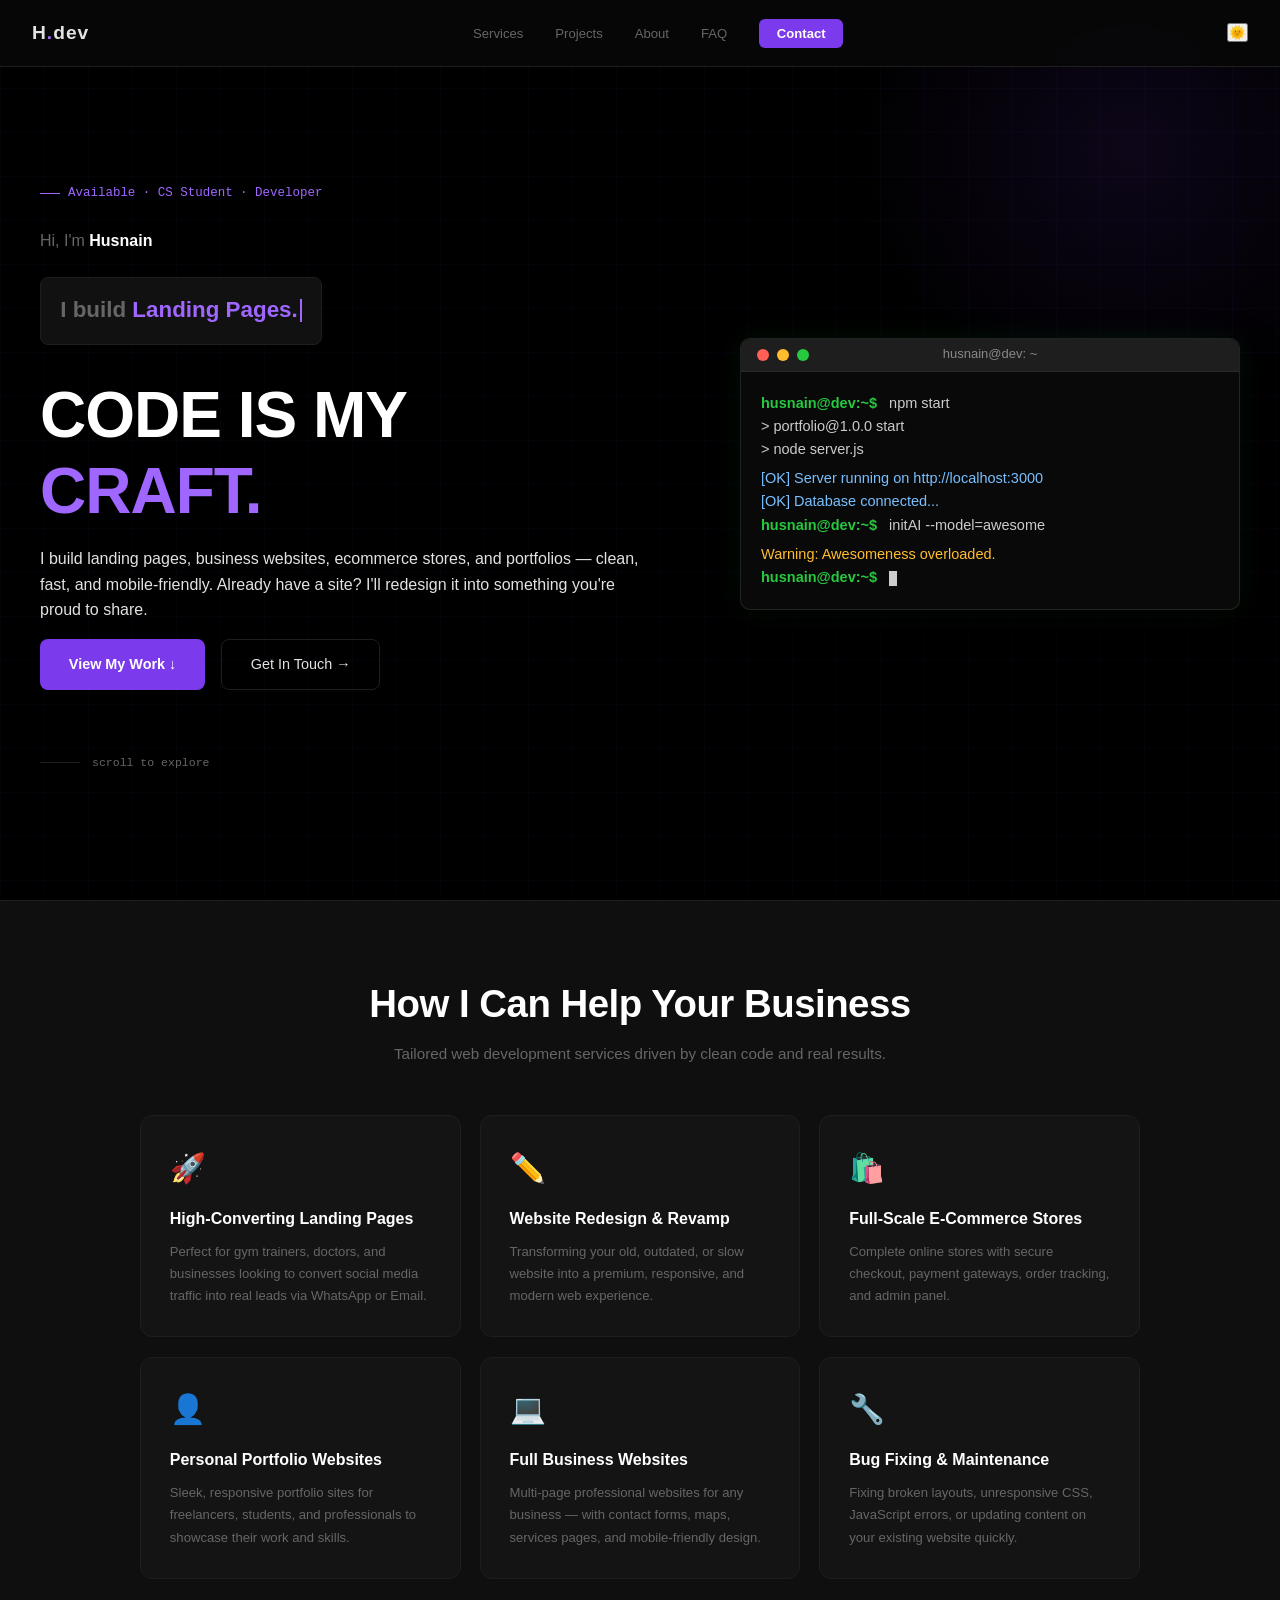
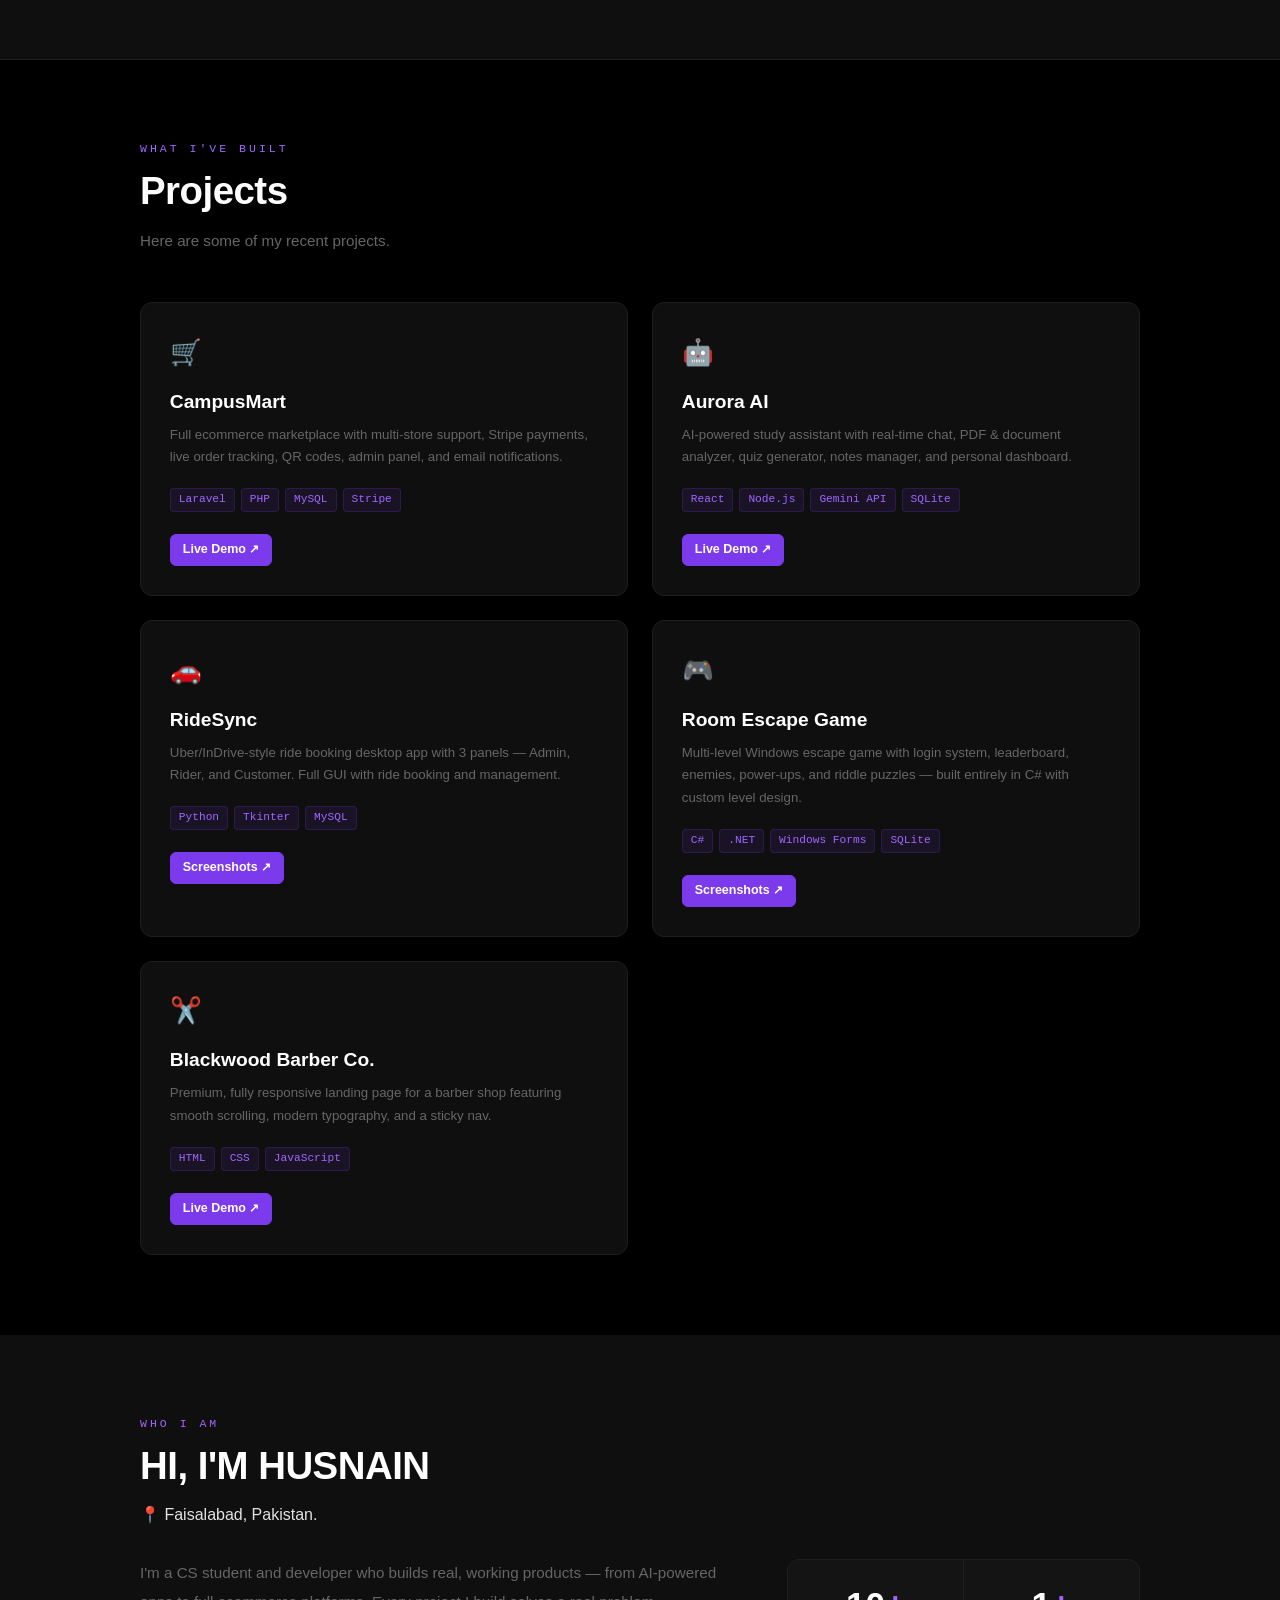
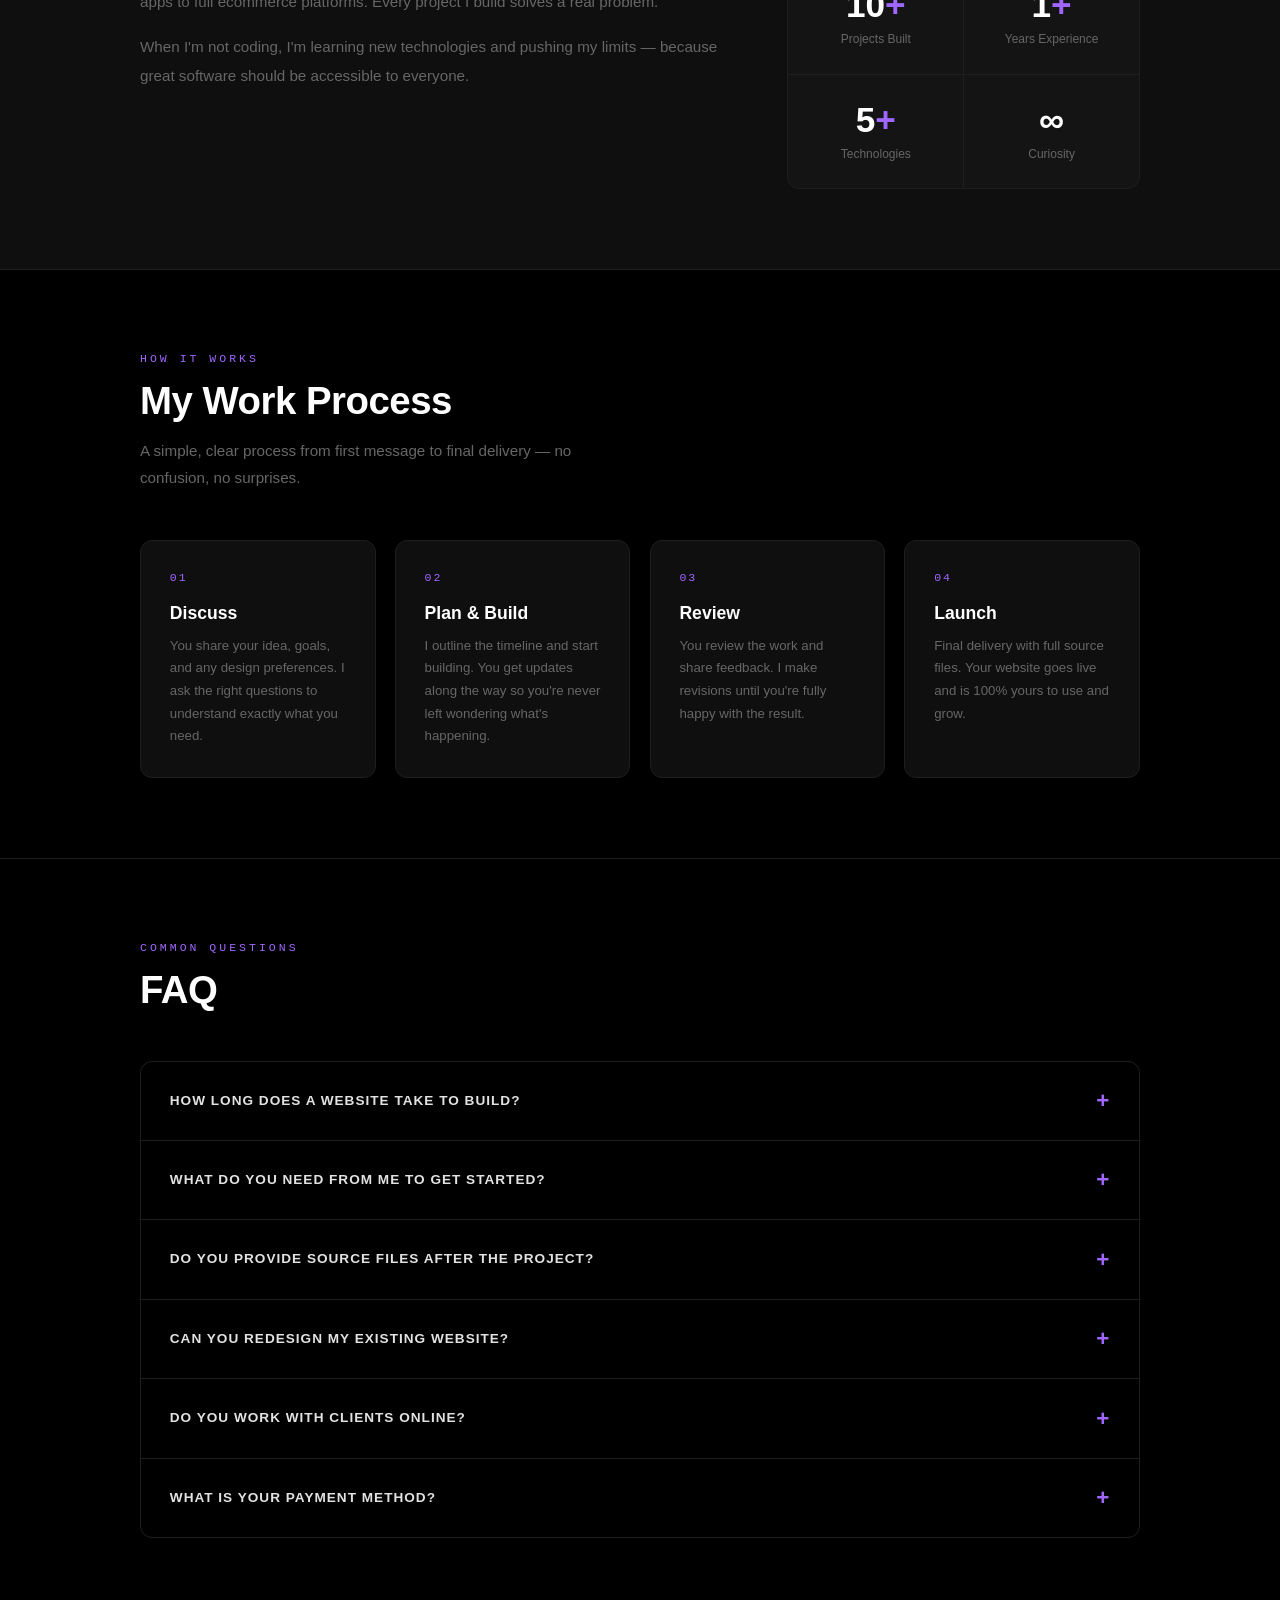
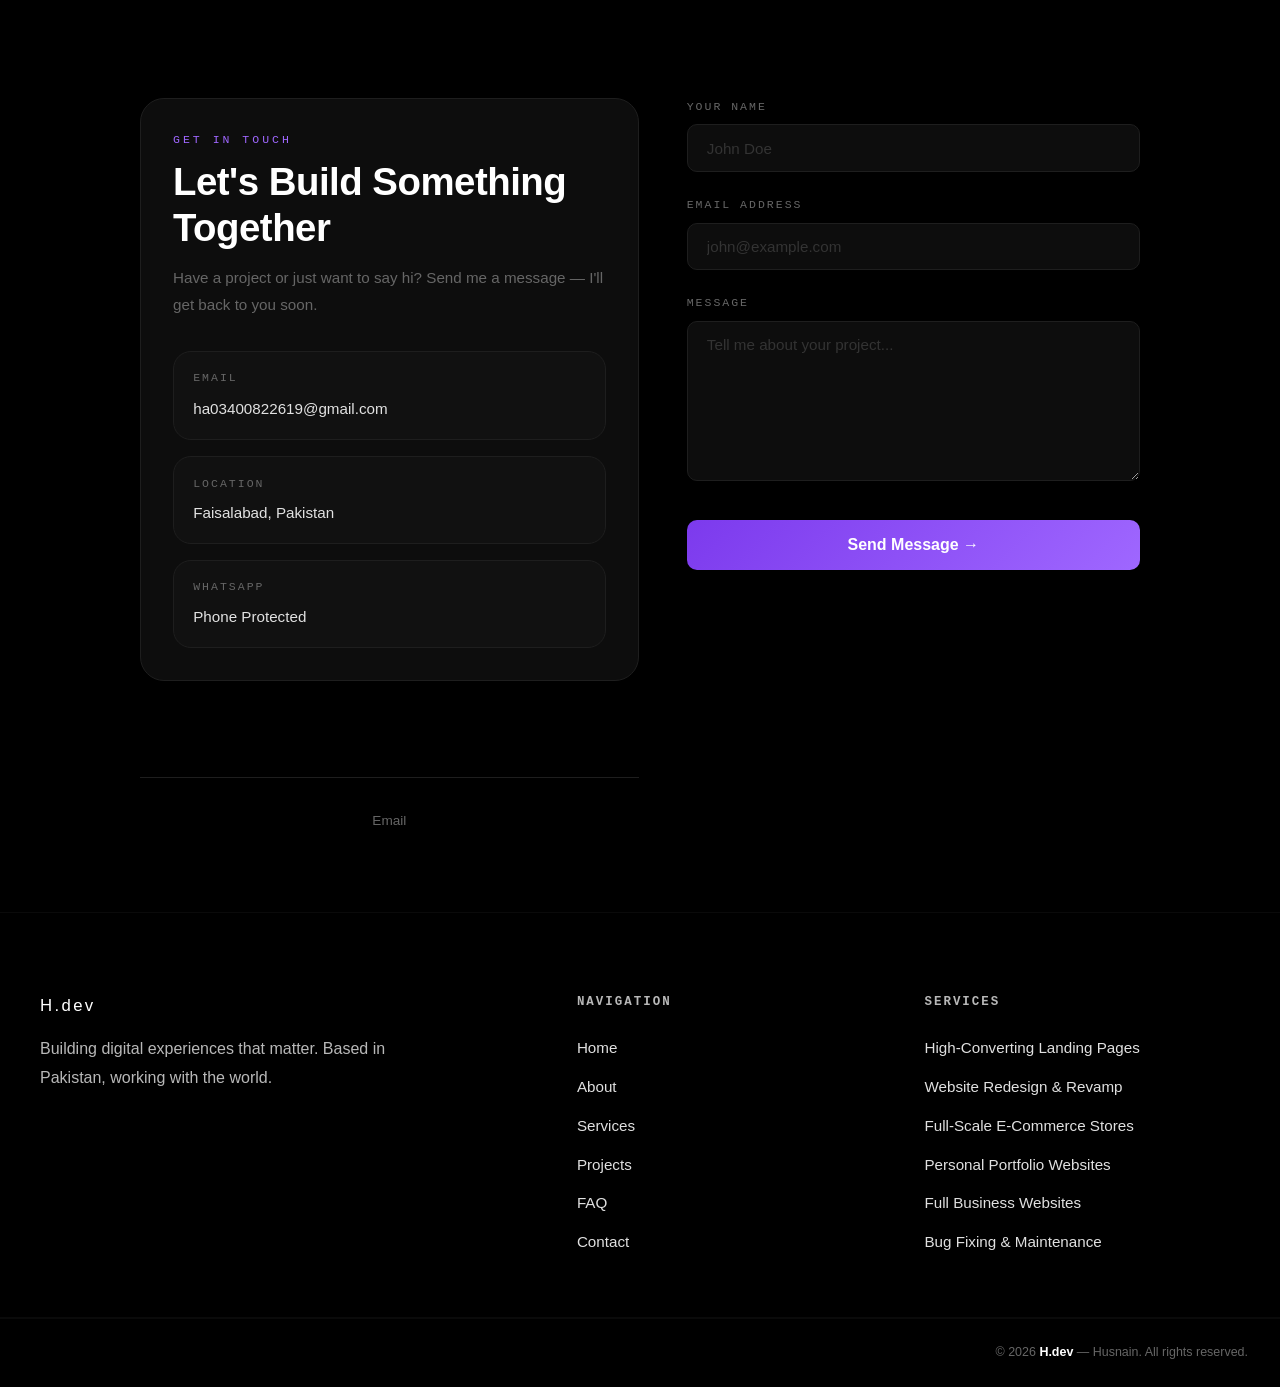
<file: portfolio2/index.html>
<!DOCTYPE html>
<html lang="en">

<head>
  <meta charset="UTF-8" />
  <meta name="viewport" content="width=device-width, initial-scale=1.0" />
  <meta name="description"
    content="Husnain — Web developer from Faisalabad, Pakistan. I build landing pages, business websites, ecommerce stores, and portfolios. Available for freelance projects." />
  <meta name="keywords" content="Husnain, Web Developer, Web Designer, Frontend Developer, Pakistan, Freelance Web Developer, HTML, CSS, JavaScript" />
  <meta name="author" content="Husnain" />
  <meta name="robots" content="index, follow" />
  
  <meta property="og:title" content="Husnain — Web Developer & AI Enthusiast" />
  <meta property="og:description"
    content="I build clean, fast, mobile-friendly websites for businesses. Landing pages, ecommerce, redesigns & more." />
  <meta property="og:type" content="website" />
  <meta property="og:url" content="https://portfolio-husnaindev.vercel.app/" />
  
  <meta name="twitter:card" content="summary" />
  <meta name="twitter:title" content="Husnain — Web Developer" />
  <meta name="twitter:description" content="I build clean, fast, mobile-friendly websites for businesses." />

  <title>Husnain — Web Developer & AI Enthusiast</title>
  <meta http-equiv="Content-Security-Policy" content="default-src 'self'; script-src 'self' 'unsafe-inline' https://unpkg.com; style-src 'self' 'unsafe-inline' https://fonts.googleapis.com https://unpkg.com; img-src 'self' data:; font-src 'self' https://fonts.gstatic.com; connect-src 'self' https://api.web3forms.com;"/>
  <link rel="preload" href="https://fonts.googleapis.com/css2?family=Syne:wght@400;600;700;800&family=Inter:wght@400;500;600&family=JetBrains+Mono:wght@400;500&display=swap" as="style" onload="this.rel='stylesheet'">
  <script type="application/ld+json">
  {
    "@context": "https://schema.org",
    "@type": "Person",
    "name": "Husnain",
    "jobTitle": "Web Developer",
    "url": "https://portfolio-husnaindev.vercel.app/"
  }
  </script>
  <link rel="icon" type="image/svg+xml"
    href="data:image/svg+xml,%3Csvg xmlns='http://www.w3.org/2000/svg' viewBox='0 0 32 32'%3E%3Crect width='32' height='32' rx='6' fill='%23000'/%3E%3Ctext x='16' y='22' font-family='Arial' font-size='14' font-weight='bold' fill='%239F67FF' text-anchor='middle'%3EH%3C/text%3E%3C/svg%3E" />

  <!-- Google Fonts -->
  <link rel="preconnect" href="https://fonts.googleapis.com" />
  <link
    href="https://fonts.googleapis.com/css2?family=Syne:wght@400;600;700;800&family=Inter:wght@400;500;600&family=JetBrains+Mono:wght@400;500&display=swap"
    rel="stylesheet" />

  <!-- AOS Scroll Animation Library CSS -->
  <link rel="stylesheet" href="https://unpkg.com/aos@2.3.4/dist/aos.css" />

  <!--
    Apni CSS file link kar rahe hain
    href="style.css" matlab same folder mein style.css file
  -->
  <link rel="stylesheet" href="style.css" />

</head>

<body>

  <!-- ─── NAVIGATION ─────────────────────── -->
  <header>
  <nav>
    <div class="nav-logo">H<span>.</span>dev</div>

    <ul class="nav-links" id="navLinks">
      <li><a href="#services">Services</a></li>
      <li><a href="#projects">Projects</a></li>
      <li><a href="#about">About</a></li>
      <li><a href="#faq">FAQ</a></li>
      <li><a href="#contact" class="nav-cta">Contact</a></li>
    </ul>

    <div class="hamburger" id="hamburger" aria-controls="navLinks" aria-expanded="false" aria-label="Menu">
      <span></span>
      <span></span>
      <span></span>
    </div>

    <button id="lightToggle" class="light-toggle" aria-label="Toggle light mode">🌞</button>
  </nav>
</header>

  <!-- ─── HERO ────────────────────────────── -->
  <section class="hero" id="home">
    <div class="hero-grid"></div>
    <div class="hero-glow"></div>

    <div class="hero-container">
      <div class="hero-content">

      <!-- Tag ab neeche se upar aa gaya -->
      <div class="hero-tag">Available · CS Student · Developer</div>

      <p class="hero-intro">Hi, I'm <strong>Husnain</strong></p>

      <div class="hero-typing-box">
        I build <span class="typed-word" id="typedWord"></span><span class="cursor"></span>
      </div>
      <!-- Bold statement — naam nahi -->
      <h1 class="hero-name">
        CODE IS MY<br>
        <span style="color: var(--accent2);">CRAFT.</span>
      </h1>

      <p class="hero-sub">
        I build landing pages, business websites,
        ecommerce stores, and portfolios —
        clean, fast, and mobile-friendly.
        Already have a site? I'll redesign it
        into something you're proud to share.
      </p>
      <div class="hero-btns">
        <a href="#projects" class="btn-primary">View My Work ↓</a>
        <a href="#contact" class="btn-outline">Get In Touch →</a>
      </div>

      <div class="hero-scroll">
        <div class="scroll-line"></div>
        scroll to explore
      </div>
    </div>

    <!-- Right Side Hacker Terminal -->
    <div class="hero-terminal" data-aos="fade-left" data-aos-delay="200">
      <div class="term-header">
        <span class="term-btn close"></span>
        <span class="term-btn min"></span>
        <span class="term-btn max"></span>
        <div class="term-title">husnain@dev: ~</div>
      </div>
      <div class="term-body">
        <div class="term-line">
          <span class="prompt">husnain@dev:~$</span> <span class="typing-cmd">npm start</span>
        </div>
        <div class="term-output delay-1">
          > portfolio@1.0.0 start<br>
          > node server.js
        </div>
        <div class="term-output delay-2 success">
          [OK] Server running on http://localhost:3000<br>
          [OK] Database connected...
        </div>
        <div class="term-line delay-3">
          <span class="prompt">husnain@dev:~$</span> <span class="typing-cmd-2">initAI --model=awesome</span>
        </div>
        <div class="term-output delay-4 warning">
          Warning: Awesomeness overloaded.
        </div>
        <div class="term-line delay-5">
          <span class="prompt">husnain@dev:~$</span> <span class="cursor-term"></span>
        </div>
      </div>
    </div>
  </div>
  </section>

  <div class="divider"></div>

  <!-- ─── SERVICES ──────────────────────────── -->
  <section class="services-section" id="services">
    <div class="container">
      <div style="text-align:center; margin-bottom: 3rem;">
        <h2 class="sec-title">How I Can Help Your Business</h2>
        <p class="sec-sub" style="margin: 0 auto">
          Tailored web development services driven
          by clean code and real results.
        </p>
      </div>

      <div class="services-grid">

        <div class="service-card" data-aos="fade-up" data-aos-delay="0">
          <div class="service-icon">🚀</div>
          <div class="service-name">High-Converting Landing Pages</div>
          <p class="service-desc">
            Perfect for gym trainers, doctors, and businesses
            looking to convert social media traffic into real
            leads via WhatsApp or Email.
          </p>
        </div>

        <div class="service-card" data-aos="fade-up" data-aos-delay="100">
          <div class="service-icon">✏️</div>
          <div class="service-name">Website Redesign & Revamp</div>
          <p class="service-desc">
            Transforming your old, outdated, or slow website
            into a premium, responsive, and modern
            web experience.
          </p>
        </div>

        <div class="service-card" data-aos="fade-up" data-aos-delay="200">
          <div class="service-icon">🛍️</div>
          <div class="service-name">Full-Scale E-Commerce Stores</div>
          <p class="service-desc">
            Complete online stores with secure checkout,
            payment gateways, order tracking,
            and admin panel.
          </p>
        </div>

        <div class="service-card" data-aos="fade-up" data-aos-delay="300">
          <div class="service-icon">👤</div>
          <div class="service-name">Personal Portfolio Websites</div>
          <p class="service-desc">
            Sleek, responsive portfolio sites for freelancers,
            students, and professionals to showcase
            their work and skills.
          </p>
        </div>

        <div class="service-card" data-aos="fade-up" data-aos-delay="400">
          <div class="service-icon">💻</div>
          <div class="service-name">Full Business Websites</div>
          <p class="service-desc">
            Multi-page professional websites for any business
            — with contact forms, maps, services pages,
            and mobile-friendly design.
          </p>
        </div>

        <div class="service-card" data-aos="fade-up" data-aos-delay="500">
          <div class="service-icon">🔧</div>
          <div class="service-name">Bug Fixing & Maintenance</div>
          <p class="service-desc">
            Fixing broken layouts, unresponsive CSS,
            JavaScript errors, or updating content
            on your existing website quickly.
          </p>
        </div>

      </div>
    </div>
  </section>

  <div class="divider"></div>

  <!-- ─── PROJECTS ────────────────────────── -->
  <section id="projects">
    <div class="container">
      <div class="sec-label">What I've built</div>
      <h2 class="sec-title">Projects</h2>
      <p class="sec-sub">
        Here are some of my recent projects.
      </p>
      <div class="projects-grid">

        <div class="proj-card" data-aos="fade-up" data-aos-delay="0">
          <span class="proj-icon">🛒</span>
          <div class="proj-name">CampusMart</div>
          <p class="proj-desc">
            Full ecommerce marketplace with multi-store support,
            Stripe payments, live order tracking,
            QR codes, admin panel, and email notifications.
          </p>
          <div class="proj-techs">
            <span class="proj-tech">Laravel</span>
            <span class="proj-tech">PHP</span>
            <span class="proj-tech">MySQL</span>
            <span class="proj-tech">Stripe</span>
          </div>
          <div class="proj-links">
            <a href="https://campusmartvendor.kesug.com/" target="_blank" rel="noopener" class="proj-link primary">Live Demo ↗</a>
          </div>
        </div>

        <div class="proj-card" data-aos="fade-up" data-aos-delay="100">
          <span class="proj-icon">🤖</span>
          <div class="proj-name">Aurora AI</div>
          <p class="proj-desc">
            AI-powered study assistant with real-time chat,
            PDF & document analyzer, quiz generator,
            notes manager, and personal dashboard.
          </p>
          <div class="proj-techs">
            <span class="proj-tech">React</span>
            <span class="proj-tech">Node.js</span>
            <span class="proj-tech">Gemini API</span>
            <span class="proj-tech">SQLite</span>
          </div>
          <div class="proj-links">
            <a href="https://aurora-ai-xi.vercel.app" target="_blank" rel="noopener noreferrer" class="proj-link primary">Live Demo ↗</a>
          </div>
        </div>

        <div class="proj-card" data-aos="fade-up" data-aos-delay="200">
          <span class="proj-icon">🚗</span>
          <div class="proj-name">RideSync</div>
          <p class="proj-desc">
            Uber/InDrive-style ride booking desktop app
            with 3 panels — Admin, Rider, and Customer.
            Full GUI with ride booking and management.
          </p>
          <div class="proj-techs">
            <span class="proj-tech">Python</span>
            <span class="proj-tech">Tkinter</span>
            <span class="proj-tech">MySQL</span>
          </div>
          <div class="proj-links">
            <a href="ridesync.html" class="proj-link primary">Screenshots ↗</a>
          </div>
        </div>

        <div class="proj-card" data-aos="fade-up" data-aos-delay="300">
          <span class="proj-icon">🎮</span>
          <div class="proj-name">Room Escape Game</div>
          <p class="proj-desc">
            Multi-level Windows escape game with login system,
            leaderboard, enemies, power-ups, and riddle puzzles
            — built entirely in C# with custom level design.
          </p>
          <div class="proj-techs">
            <span class="proj-tech">C#</span>
            <span class="proj-tech">.NET</span>
            <span class="proj-tech">Windows Forms</span>
            <span class="proj-tech">SQLite</span>
          </div>
          <div class="proj-links">
            <a href="escape-game.html" class="proj-link primary">Screenshots ↗</a>
          </div>
        </div>

        <div class="proj-card" data-aos="fade-up" data-aos-delay="400">
          <span class="proj-icon">✂️</span>
          <div class="proj-name">Blackwood Barber Co.</div>
          <p class="proj-desc">
            Premium, fully responsive landing page for a barber shop
            featuring smooth scrolling, modern typography, and a sticky nav.
          </p>
          <div class="proj-techs">
            <span class="proj-tech">HTML</span>
            <span class="proj-tech">CSS</span>
            <span class="proj-tech">JavaScript</span>
          </div>
          <div class="proj-links">
            <a href="https://landing-page-husnaindev.vercel.app/" target="_blank" rel="noopener noreferrer" class="proj-link primary">Live Demo ↗</a>
          </div>
        </div>

      </div>
    </div>
  </section>

  <!-- ─── ABOUT ───────────────────────────── -->
  <section class="about-section" id="about">
    <div class="container">
      <div class="sec-label">Who I am</div>
      <h2 class="sec-title">HI, I'M HUSNAIN</h2>
      <p class="about-location">📍 Faisalabad, Pakistan.</p>

      <div class="about-inner">
        <div class="about-desc">
          <p>
            I'm a CS student and developer who builds
            real, working products — from AI-powered apps
            to full ecommerce platforms. Every project I
            build solves a real problem.
          </p>
          <p>
            When I'm not coding, I'm learning new technologies
            and pushing my limits — because great software
            should be accessible to everyone.
          </p>
        </div>

        <div class="about-stats" data-aos="fade-left">
          <div class="stat-box">
            <div class="stat-num">10<span>+</span></div>
            <div class="stat-lbl">Projects Built</div>
          </div>
          <div class="stat-box">
            <div class="stat-num">1<span>+</span></div>
            <div class="stat-lbl">Years Experience</div>
          </div>
          <div class="stat-box">
            <div class="stat-num">5<span>+</span></div>
            <div class="stat-lbl">Technologies</div>
          </div>
          <div class="stat-box">
            <div class="stat-num">∞</div>
            <div class="stat-lbl">Curiosity</div>
          </div>
        </div>
      </div>
    </div>
  </section>

  <div class="divider"></div>

  <!-- ─── PROCESS ─────────────────────────── -->
  <section class="process-section" id="process">
    <div class="container">
      <div class="sec-label">How it works</div>
      <h2 class="sec-title">My Work Process</h2>
      <p class="sec-sub">
        A simple, clear process from first message
        to final delivery — no confusion, no surprises.
      </p>

      <div class="process-grid">
        <div class="process-step" data-aos="fade-up" data-aos-delay="0">
          <div class="process-num">01</div>
          <div class="process-title">Discuss</div>
          <p class="process-desc">
            You share your idea, goals, and any design
            preferences. I ask the right questions
            to understand exactly what you need.
          </p>
        </div>

        <div class="process-step" data-aos="fade-up" data-aos-delay="100">
          <div class="process-num">02</div>
          <div class="process-title">Plan & Build</div>
          <p class="process-desc">
            I outline the timeline and start building.
            You get updates along the way so you're
            never left wondering what's happening.
          </p>
        </div>

        <div class="process-step" data-aos="fade-up" data-aos-delay="200">
          <div class="process-num">03</div>
          <div class="process-title">Review</div>
          <p class="process-desc">
            You review the work and share feedback.
            I make revisions until you're fully
            happy with the result.
          </p>
        </div>

        <div class="process-step" data-aos="fade-up" data-aos-delay="300">
          <div class="process-num">04</div>
          <div class="process-title">Launch</div>
          <p class="process-desc">
            Final delivery with full source files.
            Your website goes live and is 100% yours
            to use and grow.
          </p>
        </div>
      </div>
    </div>
  </section>

  <div class="divider"></div>

  <!-- ─── FAQ ──────────────────────────── -->
  <section id="faq">
    <div class="container">
      <div class="sec-label">Common Questions</div>
      <h2 class="sec-title">FAQ</h2>

      <div class="faq-list">

        <div class="faq-item">
          <button class="faq-question" aria-expanded="false">
            HOW LONG DOES A WEBSITE TAKE TO BUILD?
            <span class="faq-icon">+</span>
          </button>
          <div class="faq-answer">
            <p>
              A simple landing page takes 3–4 days.
              A full business website takes 2–3 weeks.
              An ecommerce store takes 3–4 weeks depending
              on the scope and requirements.
            </p>
          </div>
        </div>

        <div class="faq-item">
          <button class="faq-question">
            WHAT DO YOU NEED FROM ME TO GET STARTED?
            <span class="faq-icon">+</span>
          </button>
          <div class="faq-answer">
            <p>
              Just tell me what you need — your business name,
              what services you offer, and any design preferences.
              If you have a logo or images, share those too.
              I'll handle everything else.
            </p>
          </div>
        </div>

        <div class="faq-item">
          <button class="faq-question">
            DO YOU PROVIDE SOURCE FILES AFTER THE PROJECT?
            <span class="faq-icon">+</span>
          </button>
          <div class="faq-answer">
            <p>
              Yes — after the project is complete and payment
              is done, you get full source code and files.
              The website is 100% yours.
            </p>
          </div>
        </div>

        <div class="faq-item">
          <button class="faq-question">
            CAN YOU REDESIGN MY EXISTING WEBSITE?
            <span class="faq-icon">+</span>
          </button>
          <div class="faq-answer">
            <p>
              Absolutely! Share your current website link —
              I'll analyze it and rebuild it with a modern,
              fast, and mobile-friendly design while keeping
              your existing content.
            </p>
          </div>
        </div>

        <div class="faq-item">
          <button class="faq-question">
            DO YOU WORK WITH CLIENTS ONLINE?
            <span class="faq-icon">+</span>
          </button>
          <div class="faq-answer">
            <p>
              Yes — I work with clients anywhere in Pakistan
              and internationally via WhatsApp, email, or
              video call. Everything is handled online
              smoothly.
            </p>
          </div>
        </div>

        <div class="faq-item">
          <button class="faq-question">
            WHAT IS YOUR PAYMENT METHOD?
            <span class="faq-icon">+</span>
          </button>
          <div class="faq-answer">
            <p>
              For international clients, I accept payments via Whop (Credit Cards/Apple Pay), Direct Bank Transfer. 
              For local clients, I accept SadaPay, NayaPay, JazzCash, and Direct Bank Transfer.
            </p>
          </div>
        </div>

      </div>
    </div>
  </section>

  <!-- ─── CONTACT ──────────────────────────── -->
  <section id="contact">
    <div class="container">
      <div class="contact-grid">
        <div class="contact-info">
          <div class="sec-label">Get In Touch</div>
          <h2 class="sec-title">Let's Build Something Together</h2>
          <p class="sec-sub" style="margin: 0 auto">
            Have a project or just want to say hi?
            Send me a message — I'll get back to you soon.
          </p>

          <div class="contact-cards">
            <div class="contact-card">
              <div class="contact-card-label">EMAIL</div>
              <a href="mailto:ha03400822619@gmail.com" class="contact-card-link">ha03400822619@gmail.com</a>
            </div>
            <div class="contact-card">
              <div class="contact-card-label">LOCATION</div>
              <div class="contact-card-text">Faisalabad, Pakistan</div>
            </div>
            <div class="contact-card">
              <div class="contact-card-label">WHATSAPP</div>
              <div class="contact-card-text">Phone Protected</div>
            </div>
          </div>
        </div>

        <!--
      action mein apna Formspree link daalo
      Formspree tumhara message tumhari email pe bhejega
    -->
        <form action="https://api.web3forms.com/submit" method="POST" class="contact-form" id="contactForm">

          <!-- Yeh input FORM KE ANDAR hona chahiye -->
          <input type="hidden" name="access_key" value="b29e8347-b4e5-4bd1-b044-c92fb3f943f4">

          <input type="hidden" name="subject" value="New Message — Portfolio">

          <!-- Honeypot — bots fill this; real users never see it -->
          <input type="checkbox" name="botcheck" class="botcheck" tabindex="-1" autocomplete="off" aria-hidden="true">

          <div class="form-group">
            <label class="form-label">YOUR NAME</label>
            <input type="text" name="name" class="form-input" placeholder="John Doe" required />
          </div>

          <div class="form-group">
            <label class="form-label">EMAIL ADDRESS</label>
            <input type="email" name="email" class="form-input" placeholder="john@example.com" required />
          </div>

          <div class="form-group">
            <label class="form-label">MESSAGE</label>
            <textarea name="message" class="form-input form-textarea" placeholder="Tell me about your project..."
              required></textarea>
          </div>

          <button type="submit" class="form-btn" id="formSubmitBtn">
            Send Message →
          </button>

          <!-- Success message — by default hidden -->
          <div class="form-success" id="formSuccess">
            ✅ Message sent! I'll get back to you soon.
          </div>
          <div class="form-error" id="formError"></div>

        </form>

        <!-- Social links neeche -->
        <div class="contact-socials">
          <a href="mailto:ha03400822619@gmail.com" class="social-link">
            Email
          </a>
        </div>

      </div>
  </section>

  <!-- ─── FOOTER TOP ───────────────────────── -->
  <section class="footer-top">
    <div class="container footer-top-grid">
      <div class="footer-brand">
        <div class="footer-logo">H<span>.</span>dev</div>
        <p>Building digital experiences that matter.
          Based in Pakistan, working with the world.</p>
      </div>

      <div class="footer-links">
        <h3>NAVIGATION</h3>
        <a href="#home">Home</a>
        <a href="#about">About</a>
        <a href="#services">Services</a>
        <a href="#projects">Projects</a>
        <a href="#faq">FAQ</a>
        <a href="#contact">Contact</a>
      </div>

      <div class="footer-links">
        <h3>SERVICES</h3>
        <a href="#services">High-Converting Landing Pages</a>
        <a href="#services">Website Redesign & Revamp</a>
        <a href="#services">Full-Scale E-Commerce Stores</a>
        <a href="#services">Personal Portfolio Websites</a>
        <a href="#services">Full Business Websites</a>
        <a href="#services">Bug Fixing & Maintenance</a>
      </div>
    </div>
  </section>

  <!-- ─── FOOTER ───────────────────────────── -->
  <footer>
    <p class="footer-copy">© 2026 <strong>H.dev</strong> — Husnain. All rights reserved.</p>
  </footer>

  <!--
    AOS Library JS — body ke bilkul end mein
    pehle HTML load ho, phir JS chale
  -->
  <script src="https://unpkg.com/aos@2.3.4/dist/aos.js"></script>

  <!--
    Apni JS file link kar rahe hain
    src="script.js" matlab same folder mein script.js
  -->
  <script src="script.js"></script>

</body>

</html>
<!-- Trigger Cloudflare Deployment -->
</file>
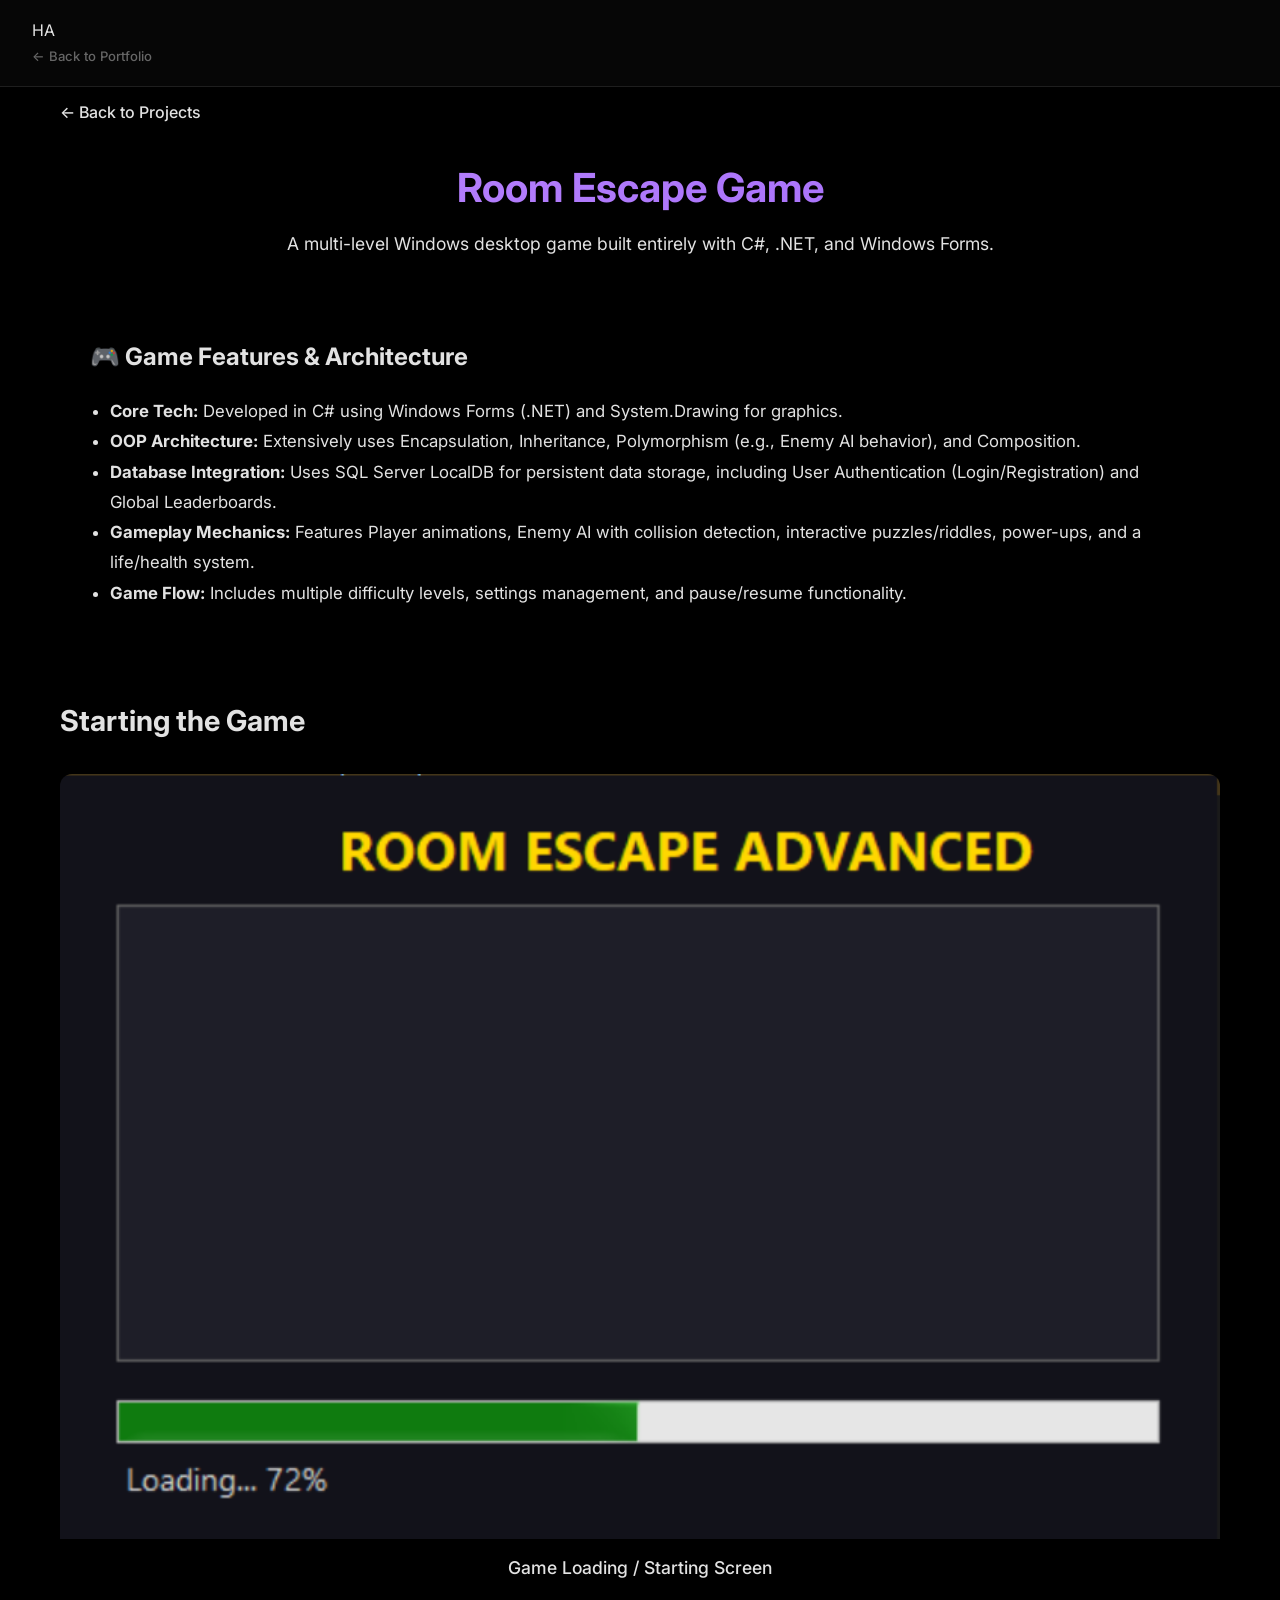
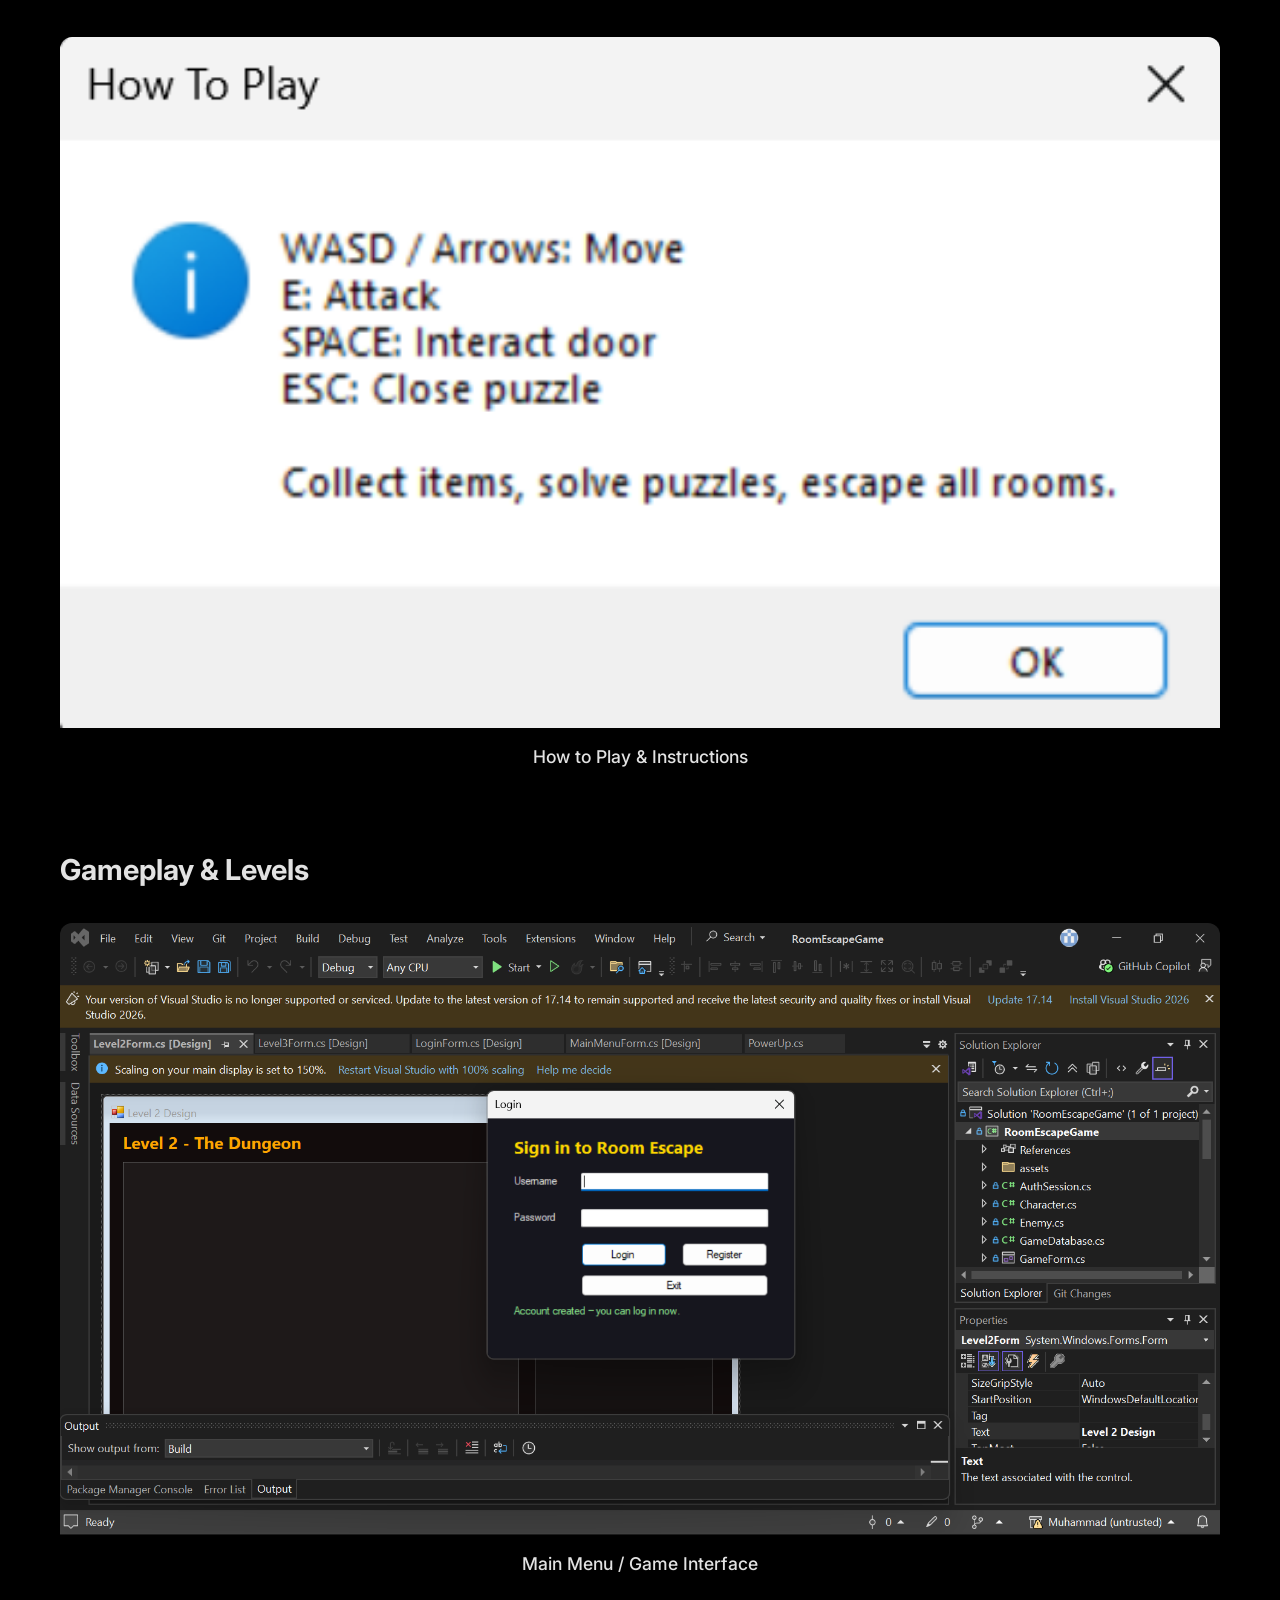
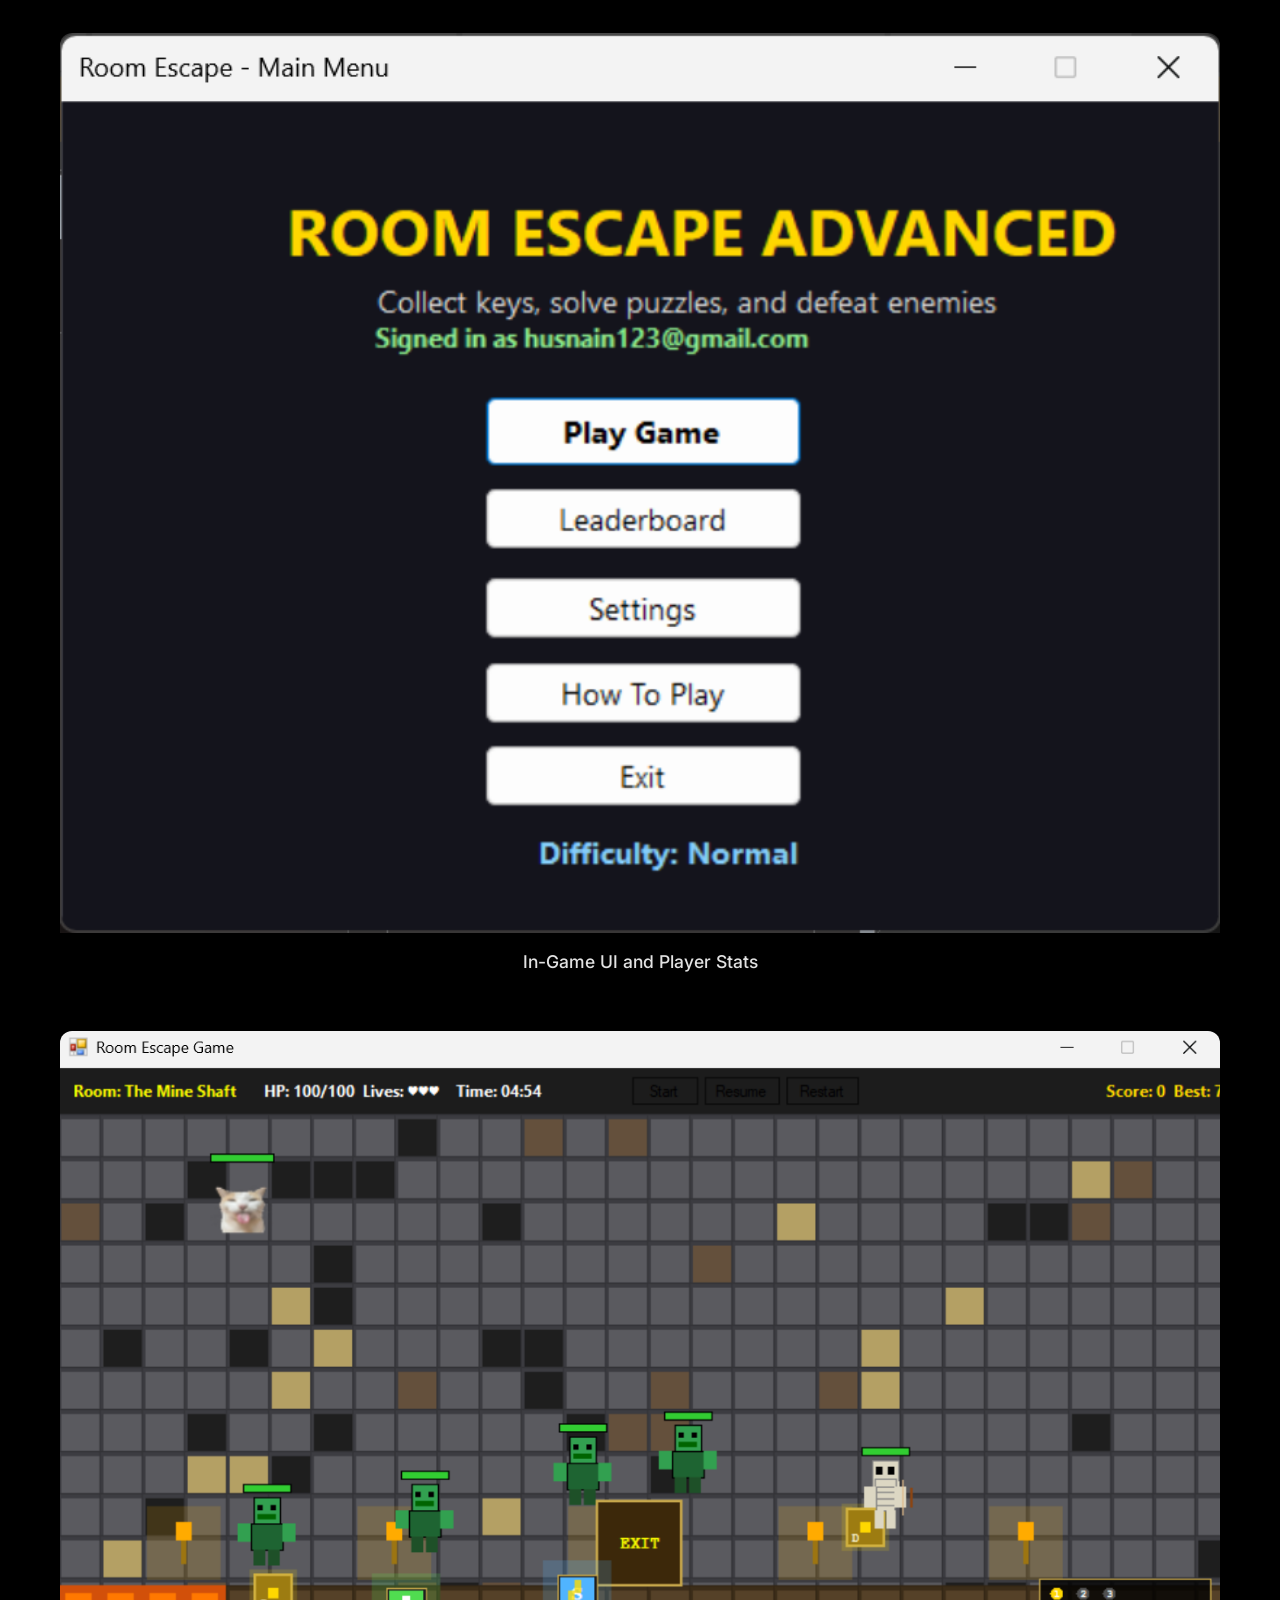
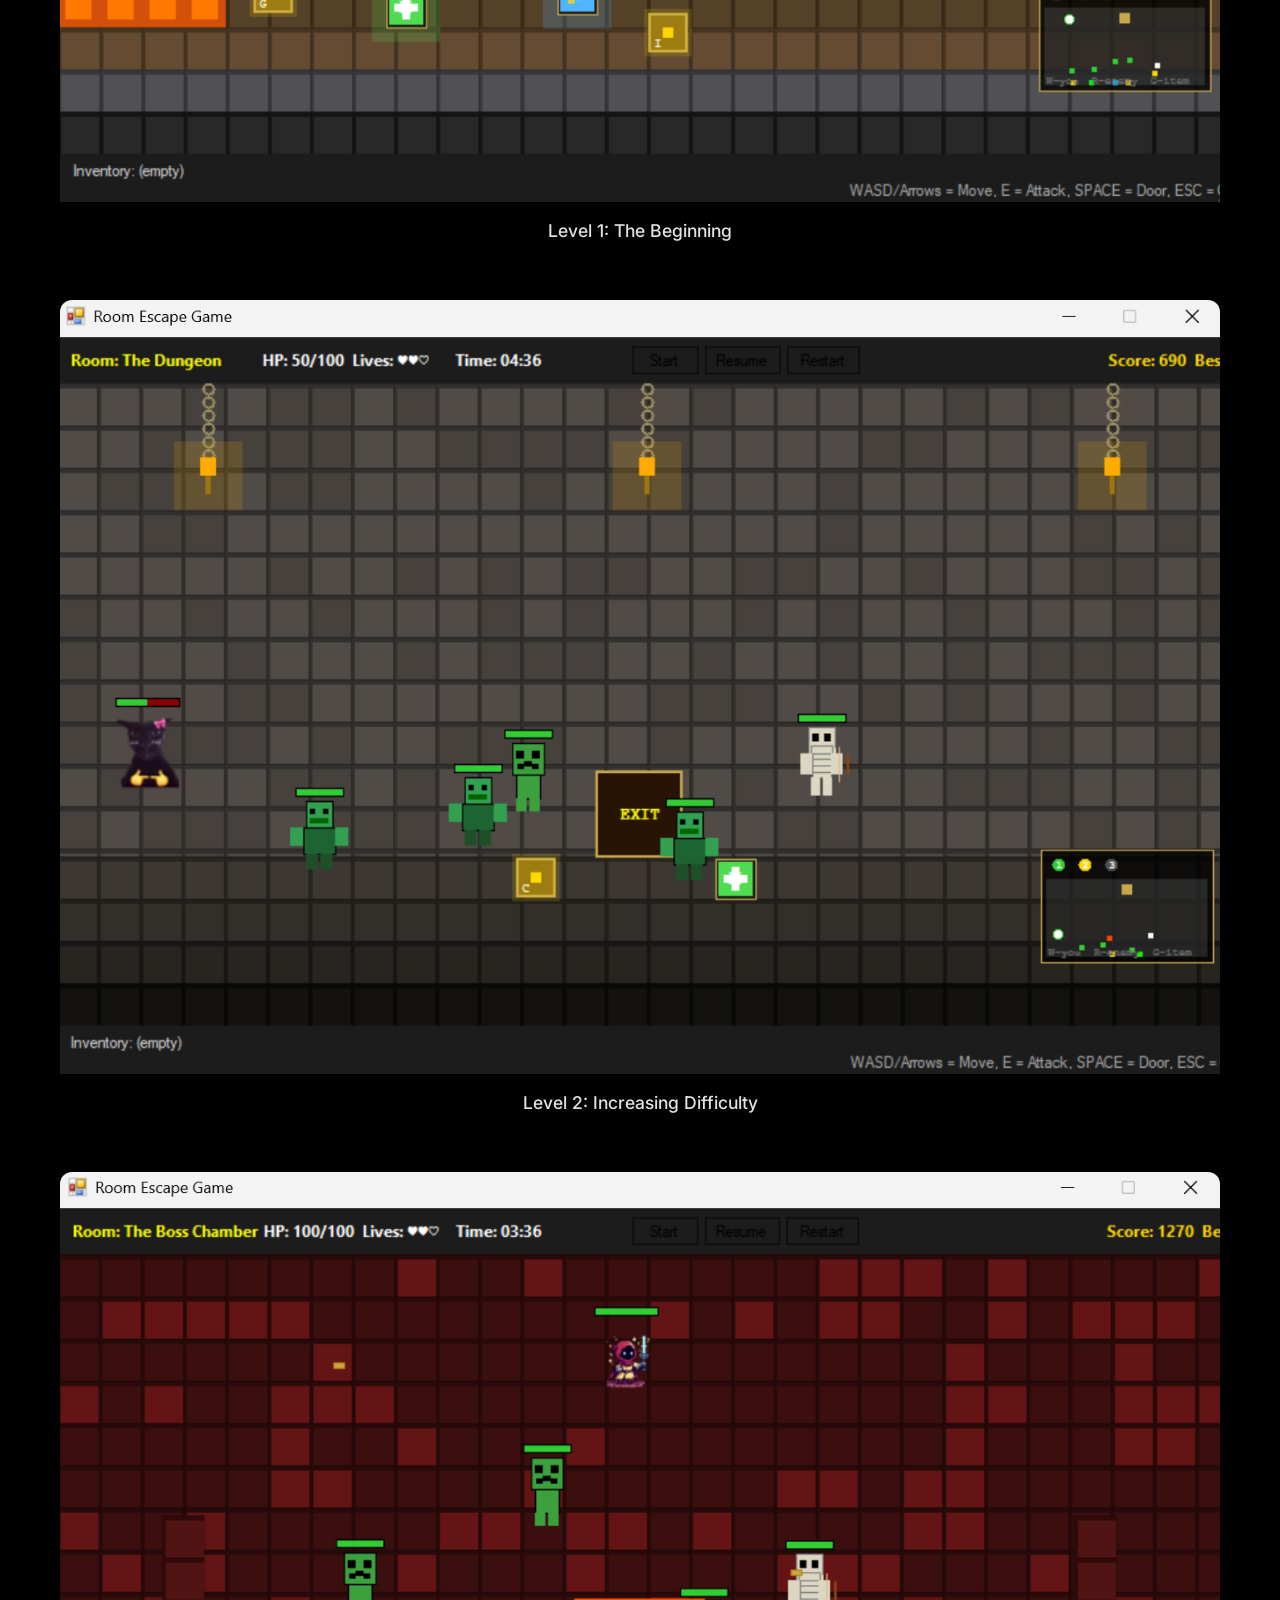
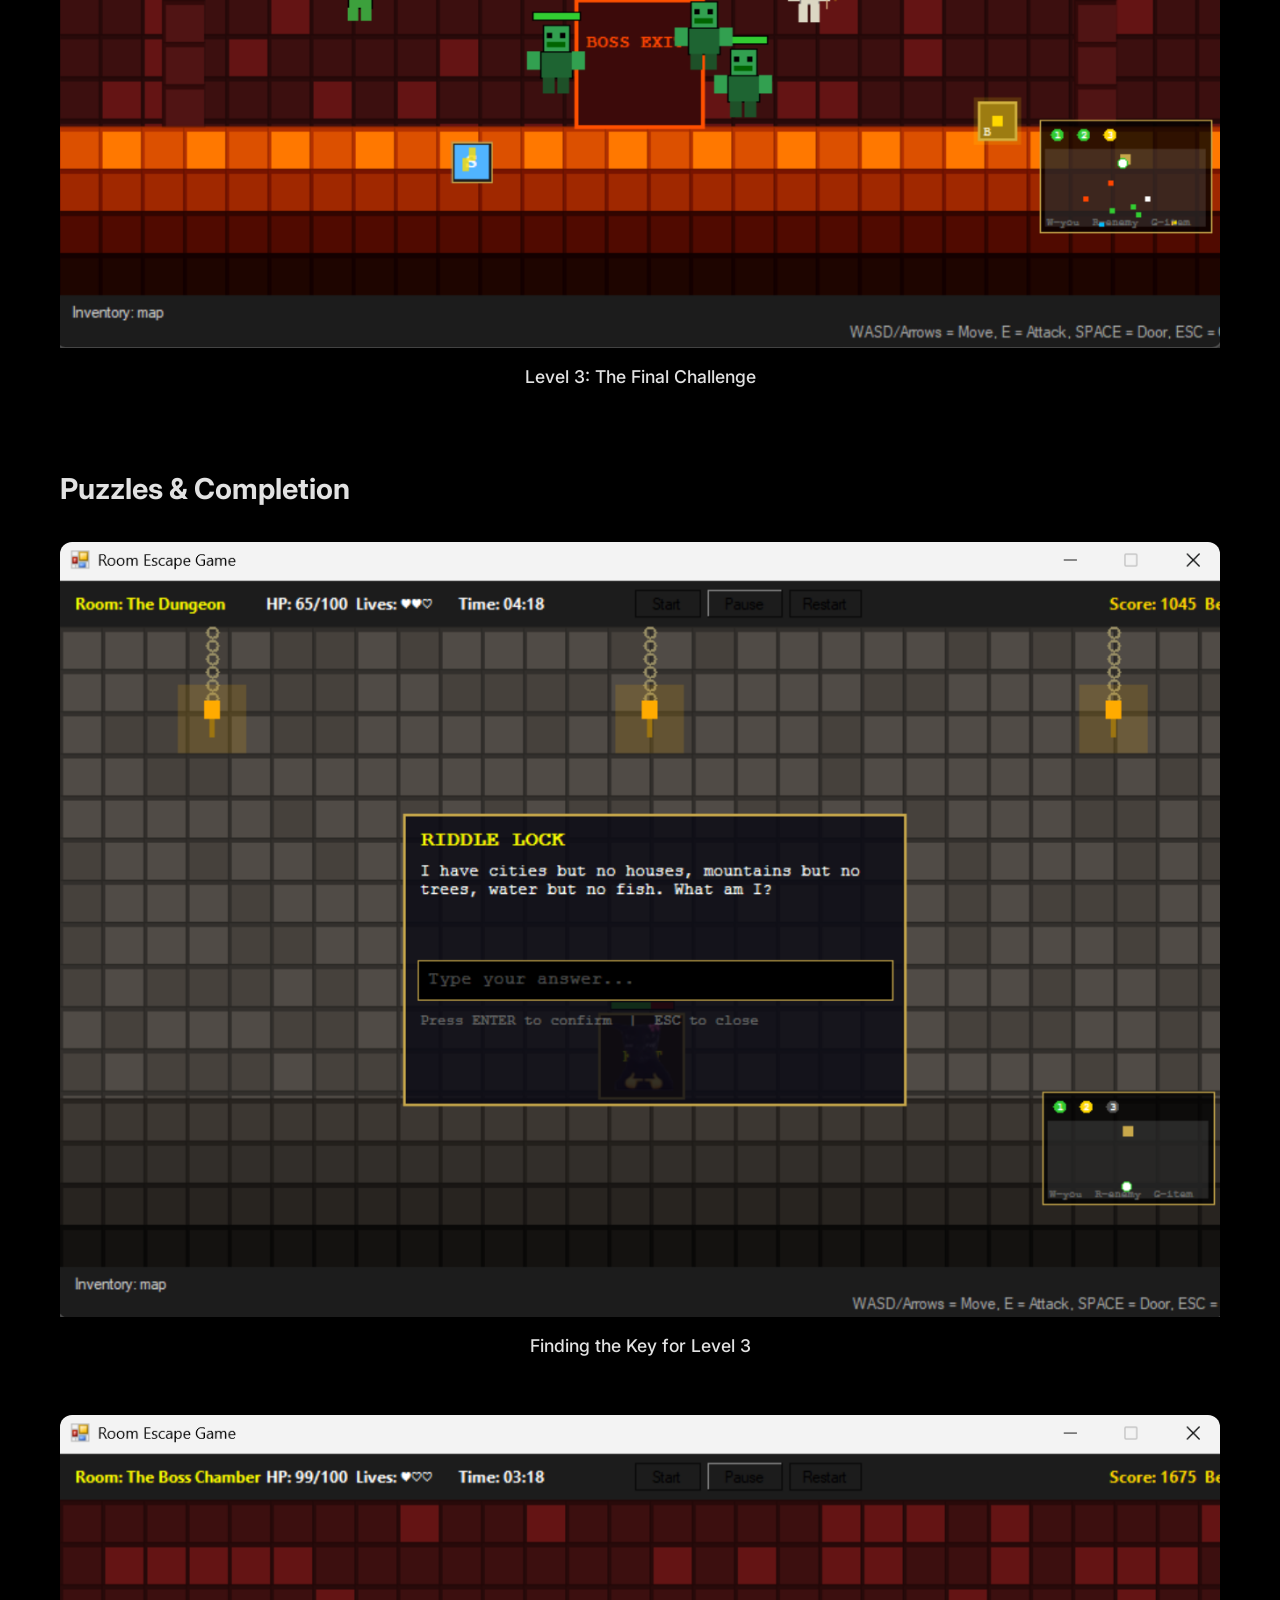
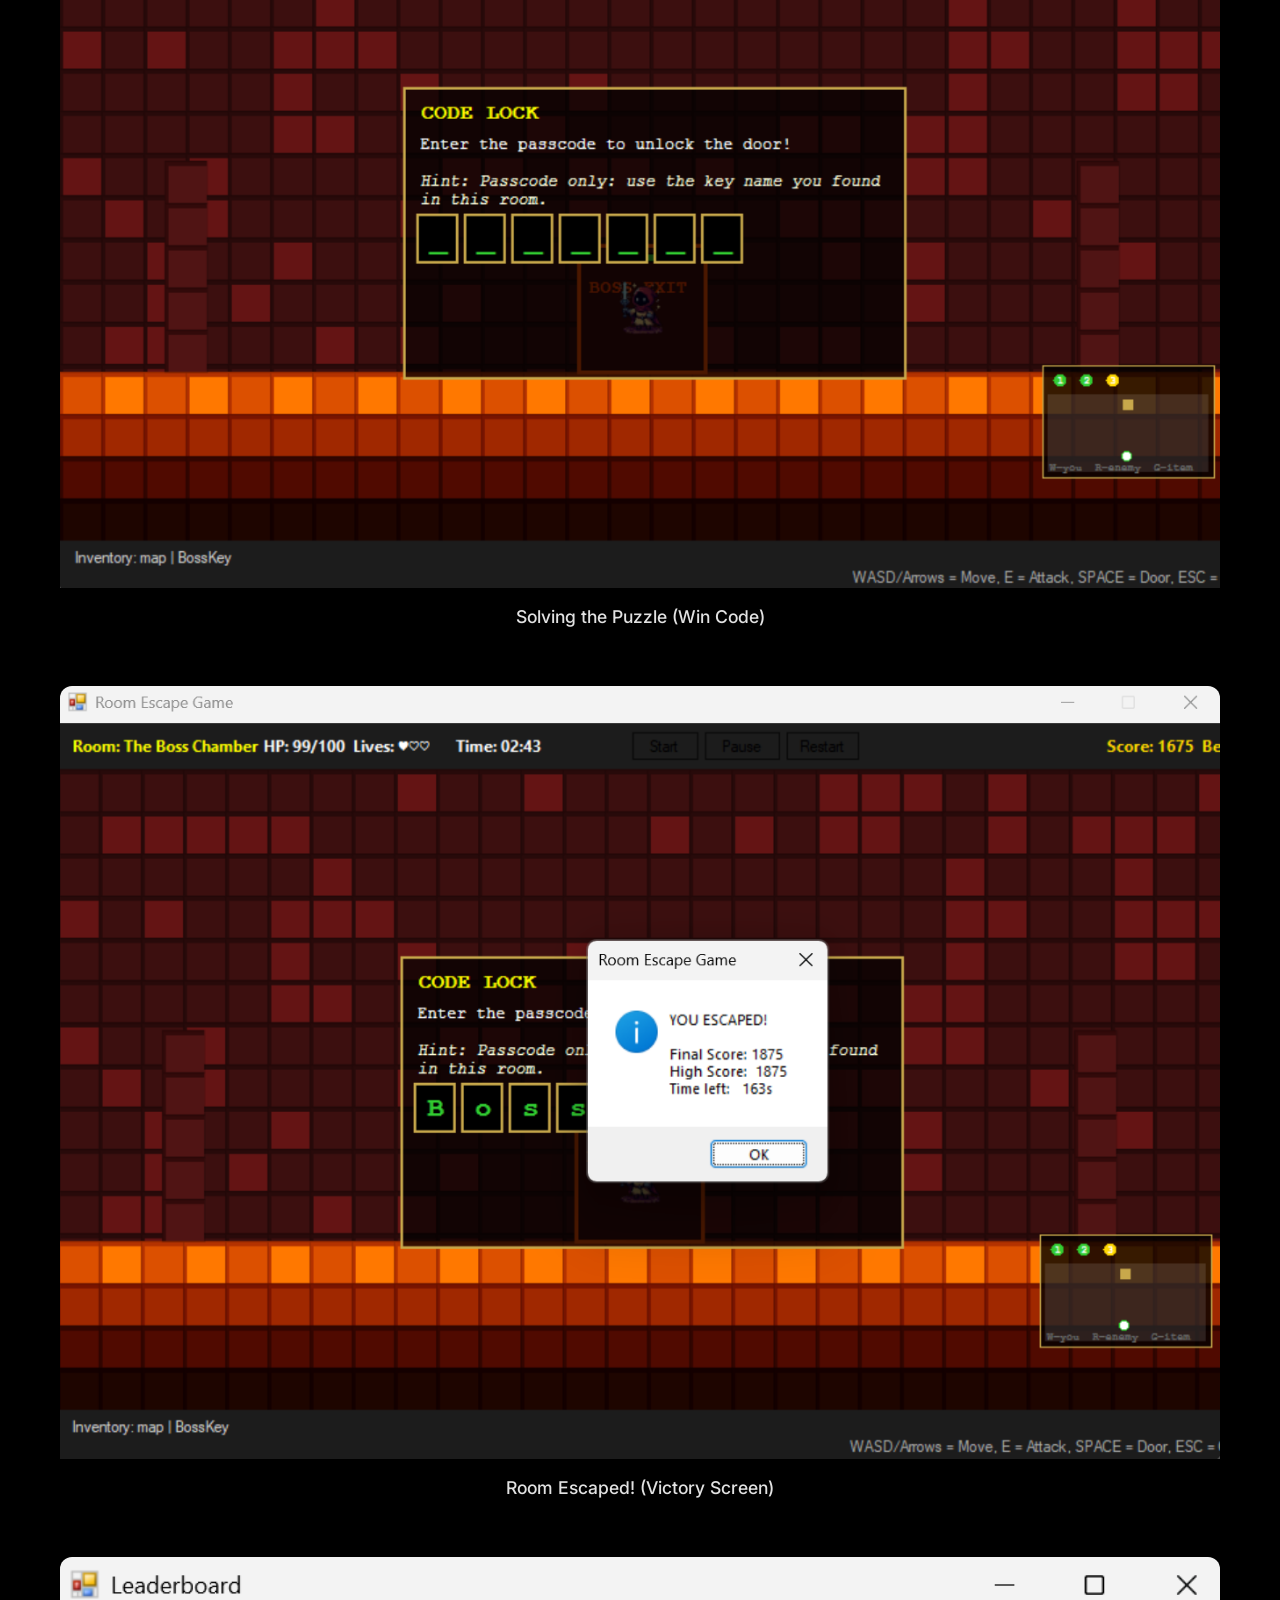
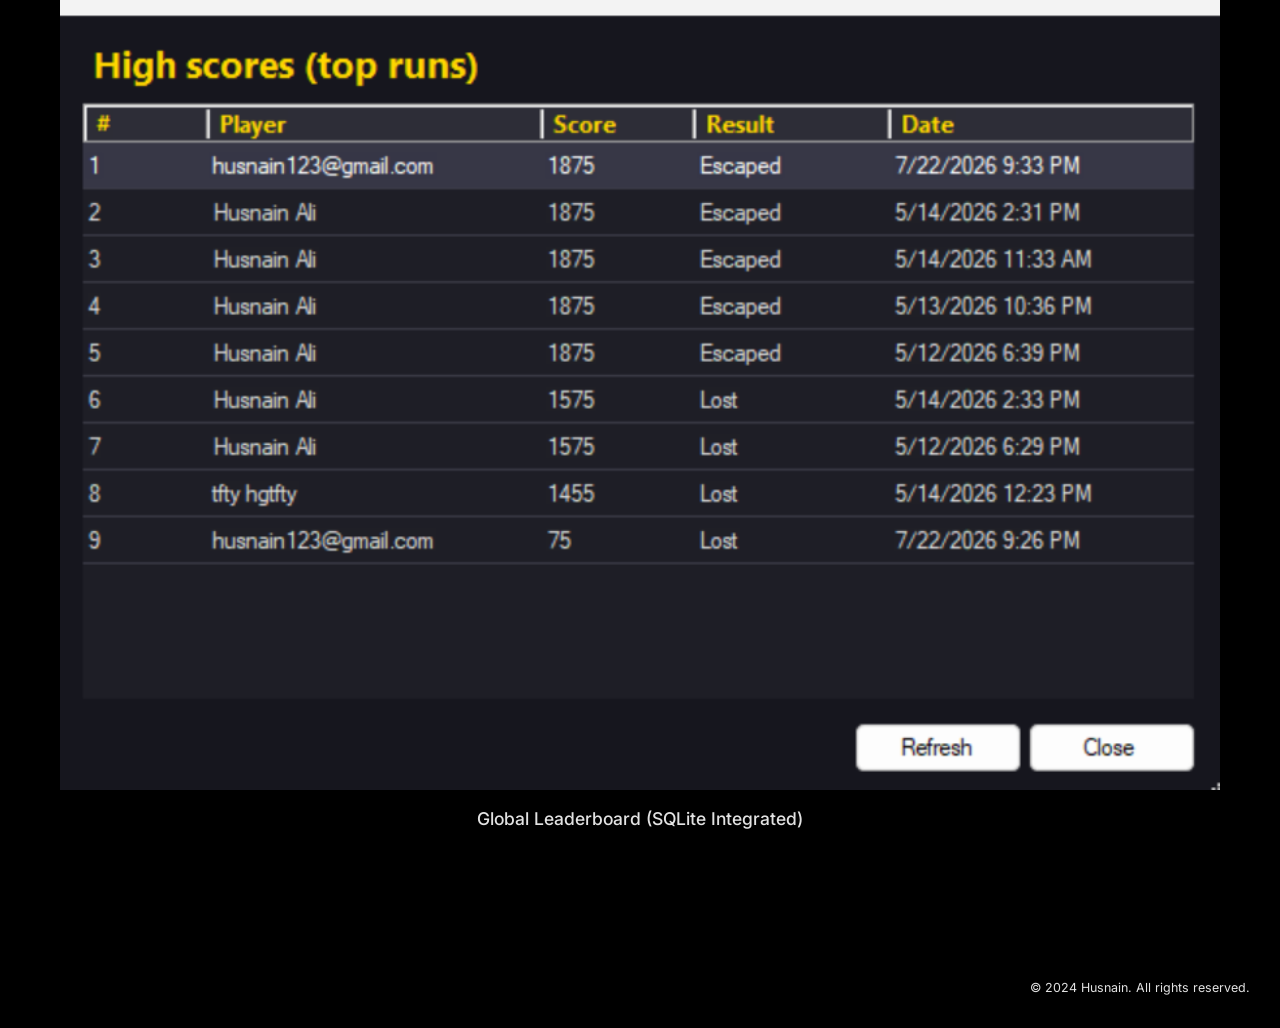
<file: portfolio2/escape-game.html>
<!DOCTYPE html>
<html lang="en">
<head>
  <meta charset="UTF-8">
  <meta name="viewport" content="width=device-width, initial-scale=1.0">
  <title>Room Escape Game Screenshots - Portfolio</title>
  <link rel="stylesheet" href="style.css">
  <link href="https://fonts.googleapis.com/css2?family=Inter:wght@300;400;500;600;700&family=Outfit:wght@400;500;600;700&display=swap" rel="stylesheet">
  <style>
    .screenshots-container {
      padding: 100px 20px 50px;
      max-width: 1200px;
      margin: 0 auto;
    }
    .back-btn {
      display: inline-flex;
      align-items: center;
      gap: 8px;
      color: var(--text-color);
      text-decoration: none;
      font-weight: 500;
      margin-bottom: 30px;
      transition: color 0.3s;
    }
    .back-btn:hover {
      color: var(--primary-color);
    }
    .project-header {
      margin-bottom: 50px;
      text-align: center;
    }
    .project-header h1 {
      font-size: 2.5rem;
      margin-bottom: 10px;
      background: linear-gradient(90deg, #bb86fc, #a26bfa);
      -webkit-background-clip: text;
      background-clip: text;
      -webkit-text-fill-color: transparent;
      color: transparent;
    }
    .project-header p {
      color: var(--text-muted);
      font-size: 1.1rem;
    }
    
    .section-title {
      font-size: 1.8rem;
      margin: 60px 0 20px;
      padding-bottom: 10px;
      border-bottom: 1px solid var(--border-color);
      color: var(--text-color);
    }
    
    .gallery {
      display: grid;
      grid-template-columns: 1fr;
      gap: 40px;
    }
    
    .gallery-item {
      background: var(--card-bg);
      border: 1px solid var(--border-color);
      border-radius: 12px;
      overflow: hidden;
      box-shadow: 0 10px 30px rgba(0, 0, 0, 0.3);
      transition: transform 0.3s;
    }
    
    .gallery-item:hover {
      transform: translateY(-5px);
    }
    
    .gallery-item img {
      width: 100%;
      height: auto;
      display: block;
      border-bottom: 1px solid var(--border-color);
    }
    
    .gallery-caption {
      padding: 15px 20px;
      font-size: 1.1rem;
      color: var(--text-color);
      text-align: center;
      font-weight: 500;
      background: var(--nav-bg);
    }
  </style>
</head>
<body>
  
  <nav id="navbar" class="scrolled">
    <div class="nav-container">
      <div class="logo">HA</div>
      <ul class="nav-links">
        <li><a href="index.html#projects" class="nav-link">← Back to Portfolio</a></li>
      </ul>
    </div>
  </nav>

  <div class="screenshots-container">
    <a href="index.html#projects" class="back-btn">← Back to Projects</a>
    
    <div class="project-header">
      <h1>Room Escape Game</h1>
      <p>A multi-level Windows desktop game built entirely with C#, .NET, and Windows Forms.</p>
    </div>

    <!-- Project Features Section Added from Report -->
    <div style="background: var(--card-bg); padding: 30px; border-radius: 12px; margin-bottom: 50px; border: 1px solid var(--border-color); box-shadow: 0 4px 15px rgba(0,0,0,0.1);">
      <h3 style="color: var(--text-color); margin-bottom: 20px; font-size: 1.5rem;">🎮 Game Features & Architecture</h3>
      <ul style="color: var(--text-muted); line-height: 1.8; margin-left: 20px; font-size: 1.05rem;">
        <li><strong>Core Tech:</strong> Developed in C# using Windows Forms (.NET) and System.Drawing for graphics.</li>
        <li><strong>OOP Architecture:</strong> Extensively uses Encapsulation, Inheritance, Polymorphism (e.g., Enemy AI behavior), and Composition.</li>
        <li><strong>Database Integration:</strong> Uses SQL Server LocalDB for persistent data storage, including User Authentication (Login/Registration) and Global Leaderboards.</li>
        <li><strong>Gameplay Mechanics:</strong> Features Player animations, Enemy AI with collision detection, interactive puzzles/riddles, power-ups, and a life/health system.</li>
        <li><strong>Game Flow:</strong> Includes multiple difficulty levels, settings management, and pause/resume functionality.</li>
      </ul>
    </div>

    <h2 class="section-title">Starting the Game</h2>
    <div class="gallery">
      <div class="gallery-item">
        <img src="braintottedEscapegameimages/loadingstartingimg.png" alt="Loading Screen">
        <div class="gallery-caption">Game Loading / Starting Screen</div>
      </div>
      <div class="gallery-item">
        <img src="braintottedEscapegameimages/howplayimg3.png" alt="How to Play">
        <div class="gallery-caption">How to Play & Instructions</div>
      </div>
    </div>

    <h2 class="section-title">Gameplay & Levels</h2>
    <div class="gallery">
      <div class="gallery-item">
        <img src="braintottedEscapegameimages/escapegameimg1.png" alt="Gameplay Scene 1">
        <div class="gallery-caption">Main Menu / Game Interface</div>
      </div>
      <div class="gallery-item">
        <img src="braintottedEscapegameimages/img2crop.png" alt="Gameplay Scene 2">
        <div class="gallery-caption">In-Game UI and Player Stats</div>
      </div>
      <div class="gallery-item">
        <img src="braintottedEscapegameimages/level1img.png" alt="Level 1">
        <div class="gallery-caption">Level 1: The Beginning</div>
      </div>
      <div class="gallery-item">
        <img src="braintottedEscapegameimages/level2img.png" alt="Level 2">
        <div class="gallery-caption">Level 2: Increasing Difficulty</div>
      </div>
      <div class="gallery-item">
        <img src="braintottedEscapegameimages/level3.png" alt="Level 3">
        <div class="gallery-caption">Level 3: The Final Challenge</div>
      </div>
    </div>

    <h2 class="section-title">Puzzles & Completion</h2>
    <div class="gallery">
      <div class="gallery-item">
        <img src="braintottedEscapegameimages/unlocklvl3keyimg.png" alt="Unlocking Level 3 Key">
        <div class="gallery-caption">Finding the Key for Level 3</div>
      </div>
      <div class="gallery-item">
        <img src="braintottedEscapegameimages/level3completewincode.png" alt="Level 3 Win Code">
        <div class="gallery-caption">Solving the Puzzle (Win Code)</div>
      </div>
      <div class="gallery-item">
        <img src="braintottedEscapegameimages/escapeddoneimg.png" alt="Game Completed">
        <div class="gallery-caption">Room Escaped! (Victory Screen)</div>
      </div>
      <div class="gallery-item">
        <img src="braintottedEscapegameimages/leaderboard.png" alt="Leaderboard">
        <div class="gallery-caption">Global Leaderboard (SQLite Integrated)</div>
      </div>
    </div>

  </div>

  <footer style="text-align: center; padding: 30px; border-top: 1px solid var(--border-color); margin-top: 50px;">
    <p style="color: var(--text-muted);">© 2024 Husnain. All rights reserved.</p>
  </footer>

</body>
</html>
</file>
<file: portfolio2/style.css>
/* ─────────────────────────────────────────────
   RESET
   Browser ka default margin/padding hatao
─────────────────────────────────────────────── */
*,
*::before,
*::after {
  box-sizing: border-box;
  margin: 0;
  padding: 0;
}

/* ─────────────────────────────────────────────
   CSS VARIABLES
   Ek jagah colors define karo
   Puri site mein yahi use honge
─────────────────────────────────────────────── */
:root {
  --bg: #000000;   /* main background */
  --bg2: #0f0f0f;  /* sections background */
  --bg3: #141414;  /* cards background */
  --border: #1e1e1e; /* lines/borders */
  --text: #e2e2e2;  /* main text */
  --muted: #666666; /* secondary/faded text */
  --accent: #7C3AED; /* purple — main accent */
  --accent2: #9F67FF; /* lighter purple */
  --mono: 'JetBrains Mono', monospace;
}

/* Light mode theme */
.light-mode {
  --bg: #ffffff;
  --bg2: #f5f5f5;
  --bg3: #eaeaea;
  --border: #dddddd;
  --text: #222222;
  --muted: #555555;
  --accent: #7C3AED;
  --accent2: #9F67FF;
}





/* Smooth scroll — anchor links pe click karo
   toh page smoothly scroll kare */
html {
  scroll-behavior: smooth;
  background: var(--bg) !important;
}

body {
  background: var(--bg) !important;
  color: var(--text);
  font-family: 'Inter', sans-serif;
  overflow-x: hidden;
  line-height: 1.6;
}

a {
  text-decoration: none;
  color: inherit;
}

/* ─────────────────────────────────────────────
   NAVIGATION
─────────────────────────────────────────────── */
nav {
  position: fixed;
  /* scroll karo toh bhi upar rahe */
  top: 0;
  left: 0;
  right: 0;
  z-index: 100;
  display: flex;
  justify-content: space-between;
  align-items: center;
  padding: 1.1rem 2rem;
  background: rgba(8, 8, 8, 0.85);
  backdrop-filter: blur(12px);
  /* peeche blur effect */
  border-bottom: 1px solid var(--border);
}

.nav-logo {
  font-family: 'Syne', sans-serif;
  font-weight: 800;
  font-size: 1.2rem;
  letter-spacing: 1px;
}

.nav-logo span {
  color: var(--accent2);
}

.nav-links {
  display: flex;
  gap: 2rem;
  list-style: none;
}

.nav-links a {
  font-size: 0.82rem;
  font-weight: 500;
  color: var(--muted);
  transition: color 0.2s;
}

.nav-links a:hover {
  color: var(--text);
}

/* Contact wala button */
.nav-cta {
  background: var(--accent) !important;
  color: #fff !important;
  padding: 0.45rem 1.1rem;
  border-radius: 6px;
  font-weight: 600 !important;
  transition: background 0.2s !important;
}

.nav-cta:hover {
  background: var(--accent2) !important;
}

/* Mobile hamburger — by default hidden */
.hamburger {
  display: none;
  flex-direction: column;
  gap: 5px;
  cursor: pointer;
}

.hamburger span {
  display: block;
  width: 22px;
  height: 2px;
  background: var(--text);
  border-radius: 2px;
}

/* ─────────────────────────────────────────────
   HERO
─────────────────────────────────────────────── */
.hero {
  min-height: 100vh;
  /* poori screen height */
  display: flex;
  align-items: center;
  padding: 6rem 2rem 3rem;
  position: relative;
  overflow: hidden;
}

/* Background grid lines */
.hero-grid {
  position: absolute;
  inset: 0;
  pointer-events: none;
  background-image:
    linear-gradient(rgba(124, 58, 237, 0.04) 1px, transparent 1px),
    linear-gradient(90deg, rgba(124, 58, 237, 0.04) 1px, transparent 1px);
  background-size: 44px 44px;
}

/* Purple glow — top right corner */
.hero-glow {
  position: absolute;
  width: 600px;
  height: 600px;
  border-radius: 50%;
  background: radial-gradient(circle,
      rgba(124, 58, 237, 0.1) 0%,
      transparent 65%);
  top: -150px;
  right: -150px;
  pointer-events: none;
}

.hero-container {
  width: 100%;
  max-width: 1200px;
  margin: 0 auto;
  display: flex;
  align-items: center;
  justify-content: space-between;
  gap: 40px;
  position: relative;
  z-index: 2;
}

@media (max-width: 900px) {
  .hero-container {
    flex-direction: column;
    align-items: flex-start;
  }
}

.hero-content {
  position: relative;
  max-width: 600px;
}

/* ─────────────────────────────────────────────
   HACKER TERMINAL (Right Side)
─────────────────────────────────────────────── */
.hero-terminal {
  flex: 1;
  max-width: 500px;
  background: rgba(10, 10, 10, 0.95);
  border: 1px solid rgba(255, 255, 255, 0.1);
  border-radius: 10px;
  box-shadow: 0 20px 40px rgba(0, 0, 0, 0.6), 0 0 30px rgba(39, 201, 63, 0.1);
  font-family: var(--font-mono);
  overflow: hidden;
}

.term-header {
  background: #1e1e1e;
  padding: 10px 16px;
  display: flex;
  align-items: center;
  gap: 8px;
  position: relative;
  border-bottom: 1px solid rgba(255, 255, 255, 0.05);
}

.term-btn { width: 12px; height: 12px; border-radius: 50%; }
.term-btn.close { background: #ff5f56; }
.term-btn.min { background: #ffbd2e; }
.term-btn.max { background: #27c93f; }

.term-title {
  position: absolute;
  left: 50%;
  transform: translateX(-50%);
  color: #888;
  font-size: 13px;
}

.term-body {
  padding: 20px;
  font-size: 14.5px;
  line-height: 1.6;
  color: #ccc;
}

.prompt { color: #27c93f; font-weight: 600; margin-right: 8px; }

/* Typing animations */
.typing-cmd, .typing-cmd-2 {
  display: inline-block;
  overflow: hidden;
  white-space: nowrap;
  width: 0;
  vertical-align: bottom;
}

.typing-cmd { animation: typeCmd 1s steps(15, end) forwards; animation-delay: 0.5s; }
.typing-cmd-2 { animation: typeCmd2 1s steps(20, end) forwards; animation-delay: 4.5s; }

@keyframes typeCmd { to { width: 85px; } }
@keyframes typeCmd2 { to { width: 185px; } }

/* Output Delays */
.term-output, .term-line.delay-3, .term-line.delay-5 { opacity: 0; }
.delay-1 { animation: fadeIn 0.1s forwards; animation-delay: 1.8s; }
.delay-2 { animation: fadeIn 0.1s forwards; animation-delay: 2.5s; }
.delay-3 { animation: fadeIn 0.1s forwards; animation-delay: 3.5s; }
.delay-4 { animation: fadeIn 0.1s forwards; animation-delay: 5.8s; }
.delay-5 { animation: fadeIn 0.1s forwards; animation-delay: 6.5s; }

@keyframes fadeIn { to { opacity: 1; } }

.term-output.success { color: #79c0ff; margin-top: 6px; }
.term-output.warning { color: #ffbd2e; margin-top: 6px; }

.cursor-term {
  display: inline-block;
  width: 8px;
  height: 15px;
  background: #ccc;
  vertical-align: middle;
  animation: blinkTerm 1s step-end infinite;
}

@keyframes blinkTerm {
  0%, 100% { opacity: 1; }
  50% { opacity: 0; }
}

/* "Available for freelance" tag */
.hero-tag {
  display: inline-flex;
  align-items: center;
  gap: 8px;
  font-family: var(--mono);
  font-size: 0.78rem;
  color: var(--accent2);
  margin-bottom: 1.5rem;
}

.hero-tag::before {
  content: '';
  display: block;
  width: 20px;
  height: 1px;
  background: var(--accent2);
}

.hero-intro {
  font-size: 1rem;
  color: var(--muted);
  margin-bottom: 0.5rem;
}

.hero-intro strong {
  color: #fff;
  font-weight: 600;
}

/* HUSNAIN. */
h1.hero-name {
  font-family: 'Syne', sans-serif;
  font-size: clamp(2rem, 5vw, 4rem);
  font-weight: 800;
  line-height: 1.2;
  color: #fff;
  margin-bottom: 1rem;
  letter-spacing: -1px;
  text-transform: uppercase;
}

/* "I build ___" */
.hero-typing-box {
  display: block;
  width: fit-content;
  background: #111;
  border: 1px solid var(--border);
  border-radius: 8px;
  padding: 0.85rem 1.2rem 1rem;
  font-family: 'Syne', sans-serif;
  font-size: clamp(1rem, 2.5vw, 1.4rem);
  font-weight: 600;
  line-height: 1.6;
  color: var(--muted);
  margin-bottom: 2rem;
  margin-top: 1.5rem;
  overflow: visible;
}

.hero-typing-box .typed-word,
.hero-typing-box .cursor {
  line-height: inherit;
  vertical-align: baseline;
}

.hero-typing-box .typed-word {
  color: var(--accent2);
}

.hero-typing-box .cursor {
  display: inline-block;
  width: 2px;
  height: 1em;
  margin-left: 2px;
  background: var(--accent2);
  vertical-align: text-bottom;
  animation: blink 1s step-end infinite;
}

@keyframes blink {

  0%,
  100% {
    opacity: 1;
  }

  50% {
    opacity: 0;
  }
}

.hero-desc {
  font-size: 1rem;
  color: var(--muted);
  max-width: 480px;
  line-height: 1.8;
  margin-top: 2rem;
  /* desc upar se neeche aayegi */
  margin-bottom: 2.5rem;
  /* buttons se door rahegi */
  padding-bottom: 0.5rem;
  /* thoda aur space */
}

.hero-btns {
  display: flex;
  gap: 1rem;
  flex-wrap: wrap;
  margin-top: 1rem;
}

/* Purple button */
.btn-primary {
  background: var(--accent);
  color: #fff;
  padding: 0.8rem 1.8rem;
  border-radius: 8px;
  font-weight: 600;
  font-size: 0.9rem;
  border: none;
  cursor: pointer;
  transition: background 0.2s, transform 0.15s;
  display: inline-flex;
  align-items: center;
  gap: 6px;
}

.btn-primary:hover {
  background: var(--accent2);
  transform: translateY(-2px);
}

/* Outline button */
.btn-outline {
  background: transparent;
  color: var(--text);
  padding: 0.8rem 1.8rem;
  border-radius: 8px;
  font-weight: 500;
  font-size: 0.9rem;
  border: 1px solid var(--border);
  cursor: pointer;
  transition: border-color 0.2s, color 0.2s, transform 0.15s;
  display: inline-flex;
  align-items: center;
  gap: 6px;
}

.btn-outline:hover {
  border-color: var(--accent2);
  color: var(--accent2);
  transform: translateY(-2px);
}

/* "scroll to explore" */
.hero-scroll {
  margin-top: 4rem;
  display: flex;
  align-items: center;
  gap: 12px;
  font-family: var(--mono);
  font-size: 0.72rem;
  color: var(--muted);
}

.scroll-line {
  width: 40px;
  height: 1px;
  background: var(--border);
}

/* ─────────────────────────────────────────────
   COMMON — sab sections mein use hoga
─────────────────────────────────────────────── */
section {
  padding: 5rem 2rem;
}

/* Content ko center aur max width deta hai */
.container {
  max-width: 1000px;
  margin: 0 auto;
}

/* Chota purple label */
.sec-label {
  font-family: var(--mono);
  font-size: 0.72rem;
  letter-spacing: 3px;
  text-transform: uppercase;
  color: var(--accent2);
  margin-bottom: 0.6rem;
}

/* Bara section heading */
.sec-title {
  font-family: 'Syne', sans-serif;
  font-size: clamp(2rem, 3vw, 3rem);
  font-weight: 800;
  color: #fff;
  line-height: 1.2;
  margin-bottom: 0.8rem;
  letter-spacing: -0.5px;
}

.sec-sub {
  color: var(--muted);
  font-size: 0.95rem;
  max-width: 500px;
  line-height: 1.8;
}

/* Sections ke beech horizontal line */
.divider {
  width: 100%;
  height: 1px;
  background: var(--border);
}

/* ─────────────────────────────────────────────
   SKILLS
─────────────────────────────────────────────── */
.skills-section {
  background: var(--bg2);
}

.skills-grid {
  display: grid;
  grid-template-columns: repeat(auto-fit, minmax(200px, 1fr));
  gap: 1px;
  margin-top: 3rem;
  border: 1px solid var(--border);
  border-radius: 12px;
  overflow: hidden;
}

.skill-cat {
  background: var(--bg3);
  padding: 1.5rem;
  border-right: 1px solid var(--border);
}

.skill-cat:last-child {
  border-right: none;
}

.skill-cat-name {
  font-family: var(--mono);
  font-size: 0.72rem;
  color: var(--accent2);
  letter-spacing: 2px;
  text-transform: uppercase;
  margin-bottom: 1rem;
}

.skill-tags {
  display: flex;
  flex-wrap: wrap;
  gap: 6px;
}

.skill-tag {
  background: var(--bg);
  border: 1px solid var(--border);
  color: var(--text);
  font-size: 0.78rem;
  font-weight: 500;
  padding: 4px 10px;
  border-radius: 6px;
  transition: border-color 0.2s, color 0.2s;
}

.skill-tag:hover {
  border-color: var(--accent2);
  color: var(--accent2);
}

/* ─────────────────────────────────────────────
   PROCESS
─────────────────────────────────────────────── */
.process-section {
  background: var(--bg);
}

.process-grid {
  display: grid;
  grid-template-columns: repeat(4, 1fr);
  gap: 1.2rem;
  margin-top: 3rem;
}

.process-step {
  background: var(--bg2);
  border: 1px solid var(--border);
  border-radius: 12px;
  padding: 1.8rem;
  transition: border-color 0.25s, transform 0.2s;
}

.process-step:hover {
  border-color: #2a2a2a;
  transform: translateY(-3px);
}

.process-num {
  font-family: var(--mono);
  font-size: 0.72rem;
  color: var(--accent2);
  letter-spacing: 2px;
  margin-bottom: 0.8rem;
}

.process-title {
  font-family: 'Syne', sans-serif;
  font-size: 1.1rem;
  font-weight: 700;
  color: #fff;
  margin-bottom: 0.6rem;
  line-height: 1.4;
}

.process-desc {
  font-size: 0.83rem;
  color: var(--muted);
  line-height: 1.7;
}

/* ─────────────────────────────────────────────
   SERVICES
─────────────────────────────────────────────── */
.services-section {
  background: var(--bg2);
}

/* 3 column grid — 2 rows ban jaegi automatically */
.services-grid {
  display: grid;
  grid-template-columns: repeat(3, 1fr);
  gap: 1.2rem;
}

.service-card {
  background: var(--bg3);
  border: 1px solid var(--border);
  border-radius: 12px;
  padding: 1.8rem;
  transition: border-color 0.25s, transform 0.2s;
}

.service-card:hover {
  border-color: var(--accent);
  transform: translateY(-3px);
}

.service-icon {
  font-size: 1.8rem;
  margin-bottom: 1rem;
}

.service-name {
  font-size: 1rem;
  font-weight: 700;
  color: #fff;
  margin-bottom: 0.6rem;
  line-height: 1.5;
}

.service-desc {
  font-size: 0.82rem;
  color: var(--muted);
  line-height: 1.7;
}

/* Mobile pe 1 column */
@media (max-width: 768px) {
  .services-grid {
    grid-template-columns: 1fr;
  }
}

/* Tablet pe 2 column */
@media (min-width: 480px) and (max-width: 768px) {
  .services-grid {
    grid-template-columns: 1fr 1fr;
  }
}

/* ─────────────────────────────────────────────
   PROJECTS
─────────────────────────────────────────────── */
.projects-grid {
  display: grid;
  grid-template-columns: repeat(2, 1fr);
  gap: 1.5rem;
  margin-top: 3rem;
}

.proj-card {
  background: var(--bg2);
  border: 1px solid var(--border);
  border-radius: 12px;
  padding: 1.8rem;
  transition: border-color 0.25s, transform 0.2s;
  position: relative;
  overflow: hidden;
}

/* Top purple line — hover pe dikhe */
.proj-card::before {
  content: '';
  position: absolute;
  top: 0;
  left: 0;
  right: 0;
  height: 2px;
  background: linear-gradient(90deg, var(--accent), var(--accent2));
  opacity: 0;
  transition: opacity 0.3s;
}

.proj-card:hover {
  border-color: #2a2a2a;
  transform: translateY(-4px);
}

.proj-card:hover::before {
  opacity: 1;
}

.proj-icon {
  font-size: 1.6rem;
  margin-bottom: 1rem;
  display: block;
}

.proj-name {
  font-family: 'Syne', sans-serif;
  font-size: 1.2rem;
  font-weight: 700;
  color: #fff;
  margin-bottom: 0.5rem;
  line-height: 1.4;
}

.proj-desc {
  font-size: 0.83rem;
  color: var(--muted);
  line-height: 1.7;
  margin-bottom: 1.2rem;
}

.proj-techs {
  display: flex;
  flex-wrap: wrap;
  gap: 6px;
  margin-bottom: 1.4rem;
}

.proj-tech {
  font-family: var(--mono);
  font-size: 0.7rem;
  color: var(--accent2);
  background: rgba(124, 58, 237, 0.1);
  border: 1px solid rgba(124, 58, 237, 0.2);
  padding: 2px 8px;
  border-radius: 4px;
}

.proj-links {
  display: flex;
  gap: 0.8rem;
}

.proj-link {
  font-size: 0.78rem;
  font-weight: 600;
  color: var(--muted);
  border: 1px solid var(--border);
  padding: 5px 12px;
  border-radius: 6px;
  transition: color 0.2s, border-color 0.2s;
  display: inline-flex;
  align-items: center;
  gap: 4px;
}

.proj-link:hover {
  color: var(--accent2);
  border-color: var(--accent2);
}

.proj-link.primary {
  background: var(--accent);
  color: #fff;
  border-color: var(--accent);
}

.proj-link.primary:hover {
  background: var(--accent2);
  border-color: var(--accent2);
}

/* ─────────────────────────────────────────────
   ABOUT
─────────────────────────────────────────────── */
.about-section { background: var(--bg2); }

.about-big-name {
  font-family: 'Syne', sans-serif;
  font-size: clamp(2.5rem, 6vw, 5rem);
  font-weight: 800;
  color: #fff;
  text-transform: uppercase;
  letter-spacing: -1px;
  line-height: 1.1;
  margin-bottom: 1rem;
  margin-top: 1rem;
}
.about-big-name span { color: var(--accent2); }

.about-location {
  font-size: 1rem;
  color: var(--text);
  font-weight: 500;
  margin-bottom: 2rem;
}

.about-inner {
  display: grid;
  grid-template-columns: 1.7fr 1fr;
  gap: 3rem;
  align-items: start;
  margin-top: 1.5rem;
}

.about-desc { max-width: 680px; margin-bottom: 2.5rem; }

.about-desc p {
  color: var(--muted);
  font-size: 0.95rem;
  line-height: 1.9;
  margin-bottom: 1rem;
}

.about-checklist {
  list-style: none;
  display: flex;
  flex-direction: column;
  gap: 0.8rem;
  max-width: 400px;
}

.about-checklist li {
  display: flex;
  align-items: center;
  gap: 12px;
  font-size: 0.95rem;
  color: var(--text);
}

.check-icon {
  display: flex;
  align-items: center;
  justify-content: center;
  width: 26px; height: 26px;
  border-radius: 50%;
  background: var(--accent);
  color: #fff;
  font-size: 0.75rem;
  font-weight: 700;
  flex-shrink: 0;
}

.about-text p {
  color: var(--muted);
  font-size: 0.95rem;
  line-height: 1.9;
  margin-bottom: 1rem;
}

.about-text p span {
  color: var(--text);
  font-weight: 500;
}

.about-stats {
  display: grid;
  grid-template-columns: 1fr 1fr;
  gap: 1px;
  background: var(--border);
  border: 1px solid var(--border);
  border-radius: 12px;
  overflow: hidden;
}

.stat-box {
  background: var(--bg3);
  padding: 1.5rem;
  text-align: center;
}

.stat-num {
  font-family: 'Syne', sans-serif;
  font-size: 2.2rem;
  font-weight: 800;
  color: #fff;
  line-height: 1.2;
}

.stat-num span {
  color: var(--accent2);
}

.stat-lbl {
  font-size: 0.75rem;
  color: var(--muted);
  margin-top: 4px;
}

/* ─────────────────────────────────────────────
   CONTACT SECTION
─────────────────────────────────────────────── */
.contact-grid {
  display: grid;
  grid-template-columns: 1.1fr 1fr;
  gap: 3rem;
  max-width: 1200px;
  margin: 0 auto;
  align-items: start;
}

.contact-info {
  padding: 2rem;
  background: #0d0d0d;
  border: 1px solid var(--border);
  border-radius: 24px;
}

.contact-cards {
  display: grid;
  gap: 1rem;
  margin-top: 2rem;
}

.contact-card {
  background: #111111;
  border: 1px solid var(--border);
  border-radius: 18px;
  padding: 1.1rem 1.2rem;
}

.contact-card-label {
  font-family: var(--mono);
  font-size: 0.72rem;
  letter-spacing: 2px;
  color: var(--muted);
  margin-bottom: 0.5rem;
}

.contact-card-text,
.contact-card-link {
  color: var(--text);
  font-size: 0.95rem;
  line-height: 1.6;
}

.contact-card-link {
  text-decoration: none;
}

.contact-form {
  max-width: 680px;
  margin: 0;
}

.form-group {
  margin-bottom: 1.5rem;
}

.form-label {
  display: block;
  font-family: var(--mono);
  font-size: 0.72rem;
  letter-spacing: 2px;
  color: var(--muted);
  margin-bottom: 0.5rem;
}

.form-input {
  width: 100%;
  background: #0d0d0d;
  border: 1px solid var(--border);
  border-radius: 10px;
  padding: 0.9rem 1.2rem;
  color: var(--text);
  font-family: 'Inter', sans-serif;
  font-size: 0.95rem;
  outline: none;
  transition: border-color 0.2s;
}

.form-input:focus {
  border-color: var(--accent);
}

.form-input::placeholder {
  color: #333;
}

/* Textarea — message box */
.form-textarea {
  min-height: 160px;
  resize: vertical;
  /* sirf upar neeche resize ho */
}

/* Send button */
.form-btn {
  width: 100%;
  background: linear-gradient(135deg, var(--accent), var(--accent2));
  color: #fff;
  border: none;
  border-radius: 10px;
  padding: 1rem;
  font-size: 1rem;
  font-weight: 600;
  cursor: pointer;
  transition: opacity 0.2s, transform 0.15s;
  margin-top: 0.5rem;
}

.form-btn:hover {
  opacity: 0.9;
  transform: translateY(-2px);
}

/* ─────────────────────────────────────────────
   FAQ SECTION
─────────────────────────────────────────────── */
#faq {
  background: var(--bg);
}

.faq-list {
  margin-top: 3rem;
  border: 1px solid var(--border);
  border-radius: 12px;
  overflow: hidden;
}

.faq-item {
  border-bottom: 1px solid var(--border);
}

.faq-item:last-child {
  border-bottom: none;
}

/* Question button */
.faq-question {
  width: 100%;
  display: flex;
  justify-content: space-between;
  align-items: center;
  padding: 1.4rem 1.8rem;
  background: transparent;
  border: none;
  color: var(--text);
  font-family: 'Syne', sans-serif;
  font-size: 0.85rem;
  font-weight: 700;
  letter-spacing: 1px;
  line-height: 1.5;
  cursor: pointer;
  text-align: left;
  transition: background 0.2s;
}

.faq-question:hover {
  background: var(--bg2);
}

/* Active state — open hone pe */
.faq-item.active .faq-question {
  color: var(--accent2);
  background: var(--bg2);
}

/* + icon */
.faq-icon {
  font-size: 1.4rem;
  color: var(--accent2);
  transition: transform 0.3s;
  flex-shrink: 0;
  margin-left: 1rem;
}

/* Active pe X ban jaye */
.faq-item.active .faq-icon {
  transform: rotate(45deg);
}

/* Answer — by default hidden */
.faq-answer {
  max-height: 0;
  overflow: hidden;
  transition: max-height 0.35s ease, padding 0.3s;
}

/* Active pe open ho jaye */
.faq-item.active .faq-answer {
  max-height: 320px;
}

.faq-answer p {
  padding: 0 1.8rem 1.4rem;
  color: var(--muted);
  font-size: 0.9rem;
  line-height: 1.8;
}

/* Honeypot — hidden from real users */
.botcheck {
  position: absolute;
  left: -9999px;
  width: 0;
  height: 0;
  opacity: 0;
  pointer-events: none;
}

.form-btn:disabled {
  opacity: 0.6;
  cursor: not-allowed;
}

.form-captcha-group {
  margin-bottom: 0.5rem;
}

.form-captcha {
  margin-top: 0.4rem;
}

.form-dev-notice {
  margin-top: 0.75rem;
  padding: 0.75rem 1rem;
  font-size: 0.82rem;
  line-height: 1.5;
  color: #f0c674;
  background: rgba(240, 198, 116, 0.08);
  border: 1px solid rgba(240, 198, 116, 0.25);
  border-radius: 8px;
}

/* Success message */
.form-success {
  display: none;
  /* JS se show hoga */
  margin-top: 1rem;
  padding: 1rem;
  background: rgba(29, 158, 117, 0.1);
  border: 1px solid rgba(29, 158, 117, 0.3);
  border-radius: 8px;
  color: #1D9E75;
  text-align: center;
  font-size: 0.9rem;
}

.form-error {
  display: none;
  margin-top: 1rem;
  padding: 1rem;
  background: rgba(255, 84, 84, 0.08);
  border: 1px solid rgba(255, 84, 84, 0.25);
  border-radius: 8px;
  color: #ff5a5a;
  text-align: center;
  font-size: 0.9rem;
}

/* Social links row */
.contact-socials {
  display: flex;
  justify-content: center;
  gap: 2rem;
  margin-top: 3rem;
  padding-top: 2rem;
  border-top: 1px solid var(--border);
}

.social-link {
  font-size: 0.85rem;
  color: var(--muted);
  font-weight: 500;
  transition: color 0.2s;
}

.social-link:hover {
  color: var(--accent2);
}

/* ─────────────────────────────────────────────
   CONTACT
─────────────────────────────────────────────── */
.contact-inner {
  max-width: 580px;
  margin: 3rem auto 0;
  text-align: center;
}

.contact-links {
  display: flex;
  flex-direction: column;
  gap: 1rem;
  margin-top: 2rem;
}

.contact-item {
  display: flex;
  align-items: center;
  gap: 1rem;
  background: var(--bg2);
  border: 1px solid var(--border);
  border-radius: 10px;
  padding: 1rem 1.4rem;
  transition: border-color 0.2s, transform 0.15s;
  text-align: left;
}

.contact-item:hover {
  border-color: var(--accent2);
  transform: translateX(4px);
}

.contact-item-icon {
  font-size: 1.4rem;
  flex-shrink: 0;
}

.contact-item-label {
  font-size: 0.72rem;
  color: var(--muted);
  font-family: var(--mono);
}

.contact-item-val {
  font-size: 0.9rem;
  font-weight: 500;
  color: var(--text);
}

.contact-arrow {
  margin-left: auto;
  color: var(--muted);
}

/* ─────────────────────────────────────────────
   FOOTER TOP
─────────────────────────────────────────────── */
.footer-top,
.footer-top-grid,
footer {
  background: #000000 !important;
}

.footer-top {
  padding: 5rem 2rem 3rem;
  width: 100%;
  border-top: 1px solid rgba(255,255,255,0.04);
  border-bottom: 1px solid rgba(255,255,255,0.04);
  box-shadow: none;
}

.footer-top-grid {
  display: grid;
  grid-template-columns: 1.6fr 1fr 1fr;
  gap: 2rem;
  max-width: 1200px;
  margin: 0 auto;
  align-items: start;
}

.footer-brand .footer-logo {
  color: #fff;
  font-size: 1.05rem;
  letter-spacing: 0.14em;
}

.footer-brand p {
  margin-top: 1rem;
  color: rgba(255,255,255,0.72);
  line-height: 1.8;
  max-width: 360px;
}

.footer-links h3 {
  font-size: 0.78rem;
  letter-spacing: 2px;
  color: rgba(255,255,255,0.72);
  font-family: var(--mono);
  margin-bottom: 1.5rem;
}

.footer-links a {
  display: block;
  margin-bottom: 0.9rem;
  color: rgba(255,255,255,0.88);
  font-size: 0.95rem;
  text-decoration: none;
  transition: color 0.2s, transform 0.2s;
}

.footer-links a:hover {
  color: var(--accent2);
  transform: translateX(2px);
}

.footer-links a:hover {
  color: var(--accent2);
}

/* ─────────────────────────────────────────────
   FOOTER
─────────────────────────────────────────────── */
footer,
section.footer-top,
section.footer-top > .container,
.footer-top-grid {
  background: #000000 !important;
  background-image: none !important;
  background-color: #000000 !important;
  box-shadow: none !important;
}

footer {
  padding: 1.5rem 2rem;
  border-top: 1px solid rgba(255,255,255,0.04);
  display: flex;
  justify-content: flex-end;
  align-items: center;
  width: 100%;
}

footer p {
  font-size: 0.78rem;
  color: var(--muted);
  margin: 0;
}

.footer-copy strong {
  color: #fff;
}

/* ─────────────────────────────────────────────
   MOBILE RESPONSIVE
─────────────────────────────────────────────── */
@media (max-width: 768px) {
  nav {
    padding: 1rem 1.2rem;
  }

  /* Nav links chhup jayen — hamburger se khulein */
  .nav-links {
    display: none;
    flex-direction: column;
    gap: 1.2rem;
    position: fixed;
    top: 60px;
    left: 0;
    right: 0;
    background: var(--bg2);
    border-bottom: 1px solid var(--border);
    padding: 1.5rem 2rem;
    z-index: 99;
  }

  /* JS se yeh class add hogi — menu khul jaega */
  .nav-links.open {
    display: flex;
  }

  .hamburger {
    display: flex;
  }

  .hero {
    padding: 5rem 1.2rem 3rem;
  }

  .hero-terminal {
    width: 100%;
    margin-top: 1.5rem;
  }

  section {
    padding: 4rem 1.2rem;
  }

  .about-inner {
    grid-template-columns: 1fr;
    gap: 2rem;
  }

  .process-grid {
    grid-template-columns: 1fr;
  }

  .footer-top-grid {
    grid-template-columns: 1fr;
    gap: 2.5rem;
  }

  .skills-grid {
    grid-template-columns: 1fr 1fr;
  }

  .contact-grid {
    grid-template-columns: 1fr;
  }

  .contact-form {
    max-width: 100%;
  }

  .skill-cat {
    border-right: none;
    border-bottom: 1px solid var(--border);
  }
}

@media (max-width: 480px) {
  .skills-grid {
    grid-template-columns: 1fr;
  }

  .projects-grid {
    grid-template-columns: 1fr;
  }
}

@media (min-width: 769px) and (max-width: 1024px) {
  .process-grid {
    grid-template-columns: repeat(2, 1fr);
  }
}
</file>
